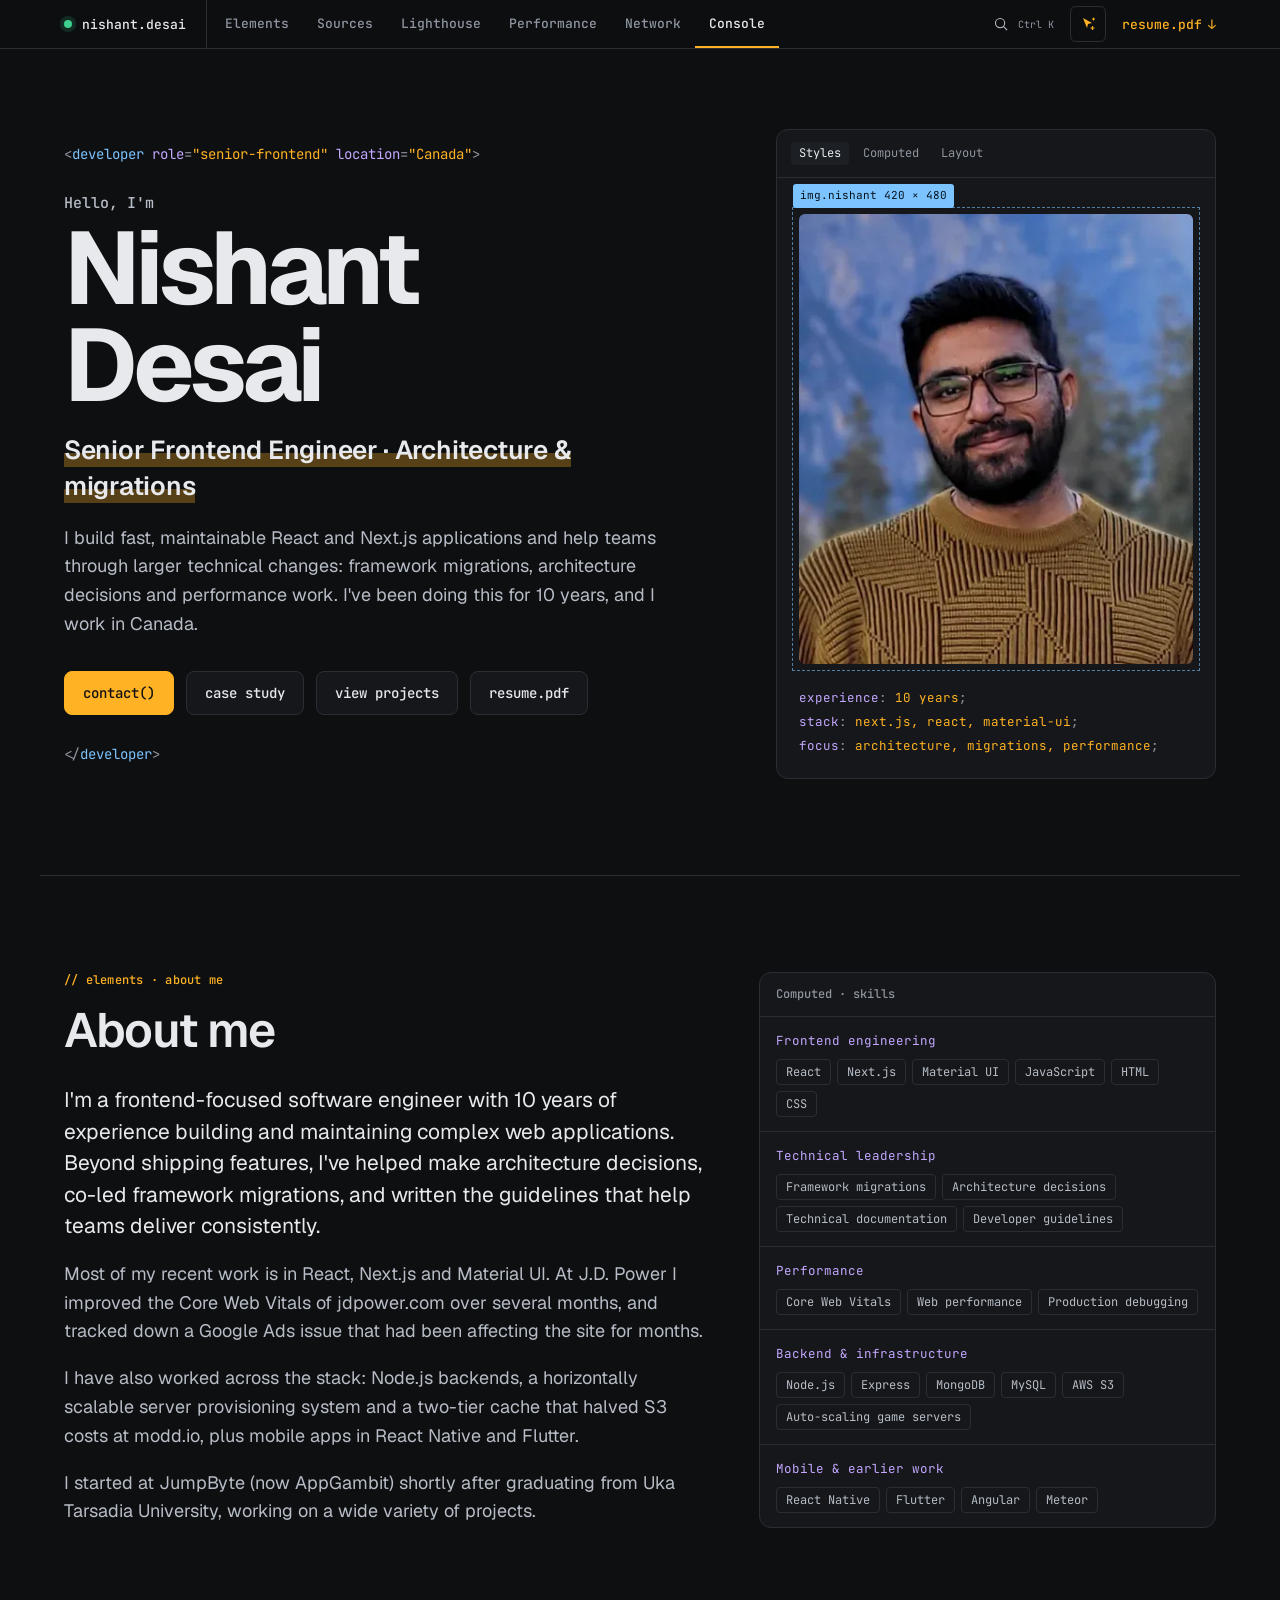
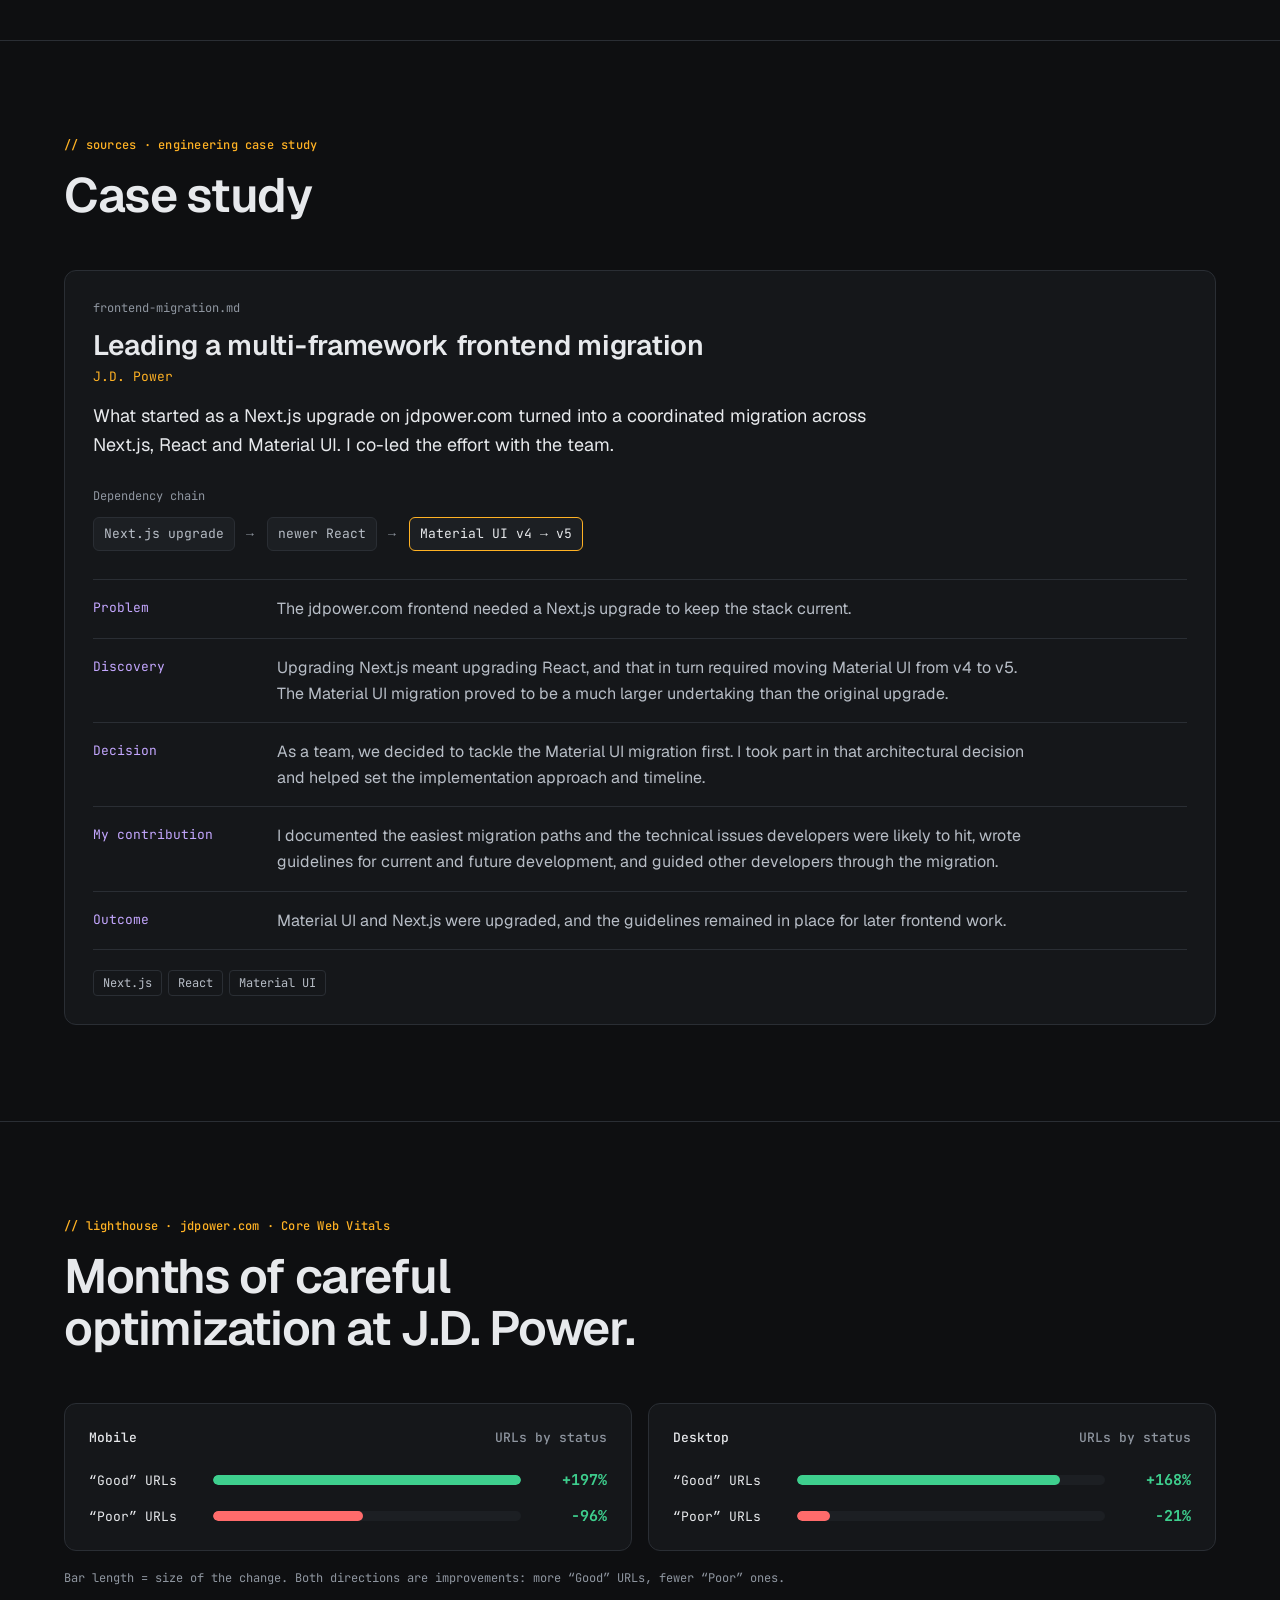
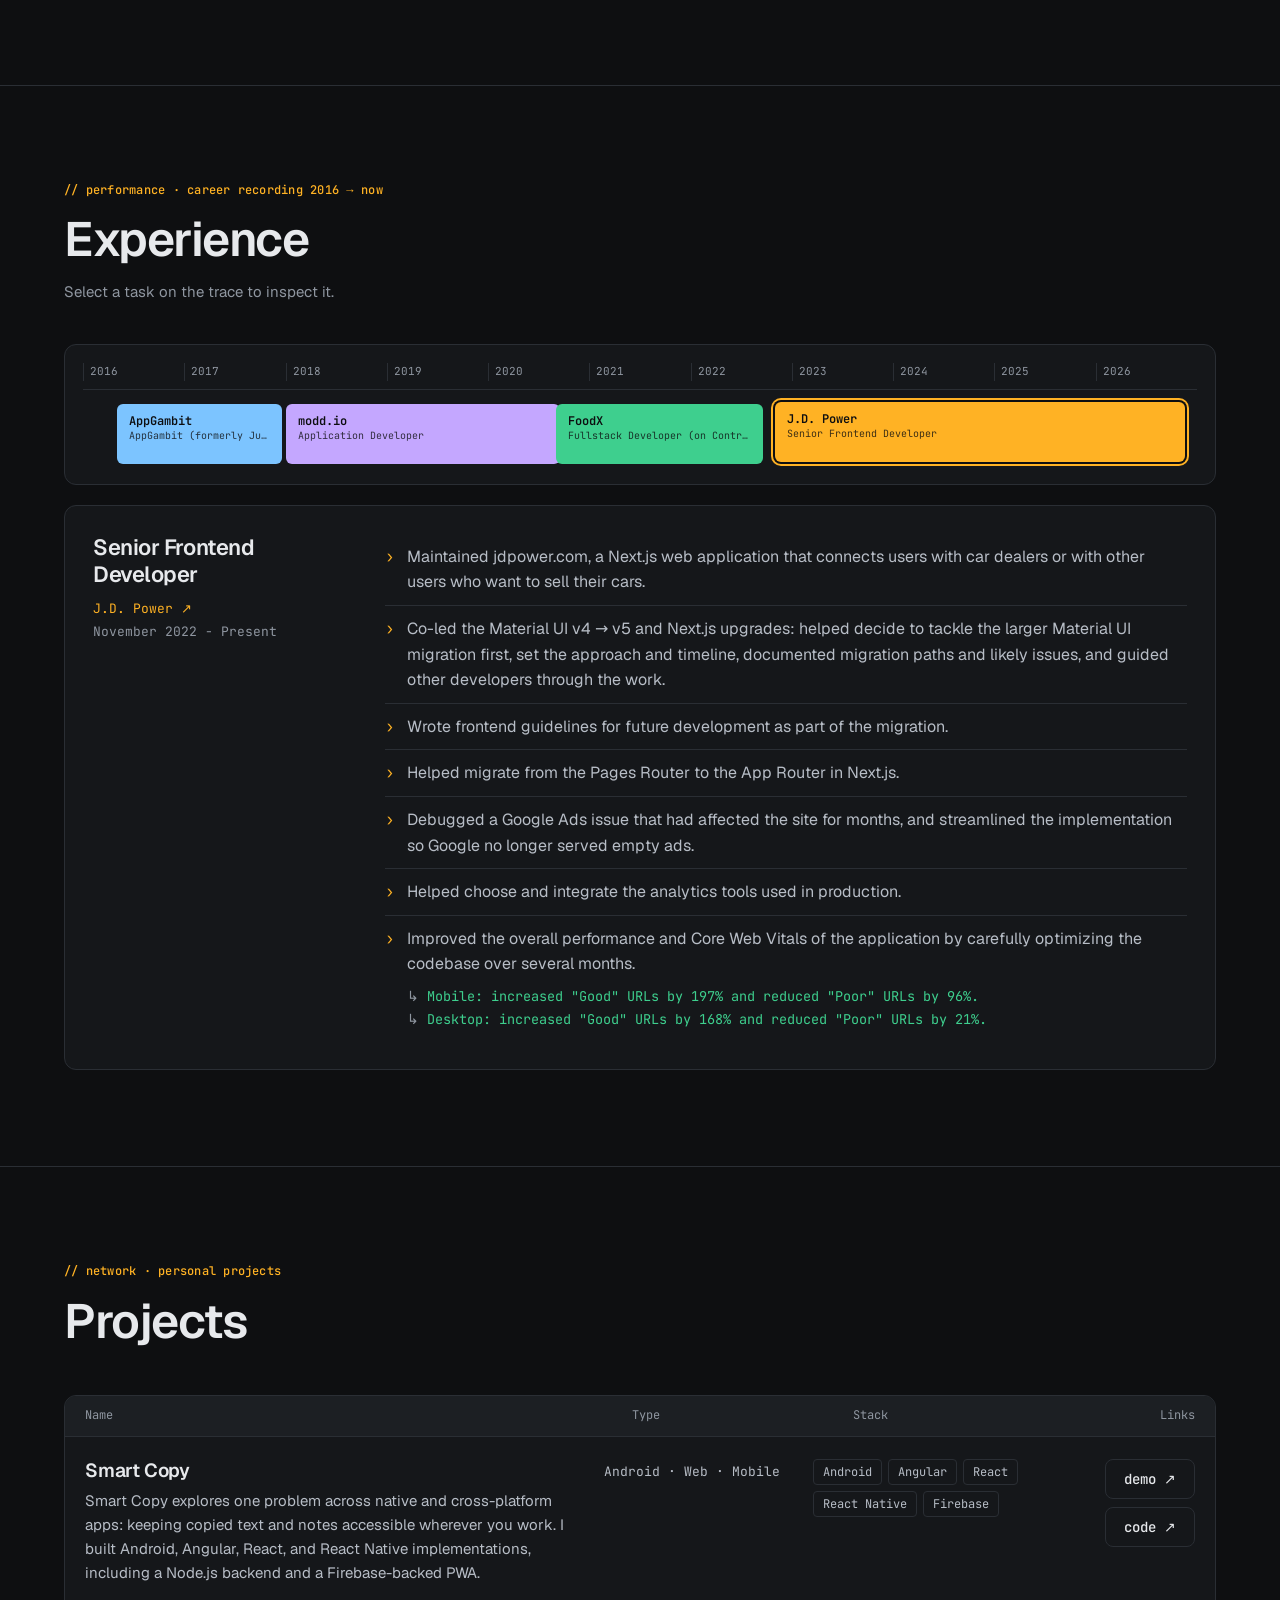
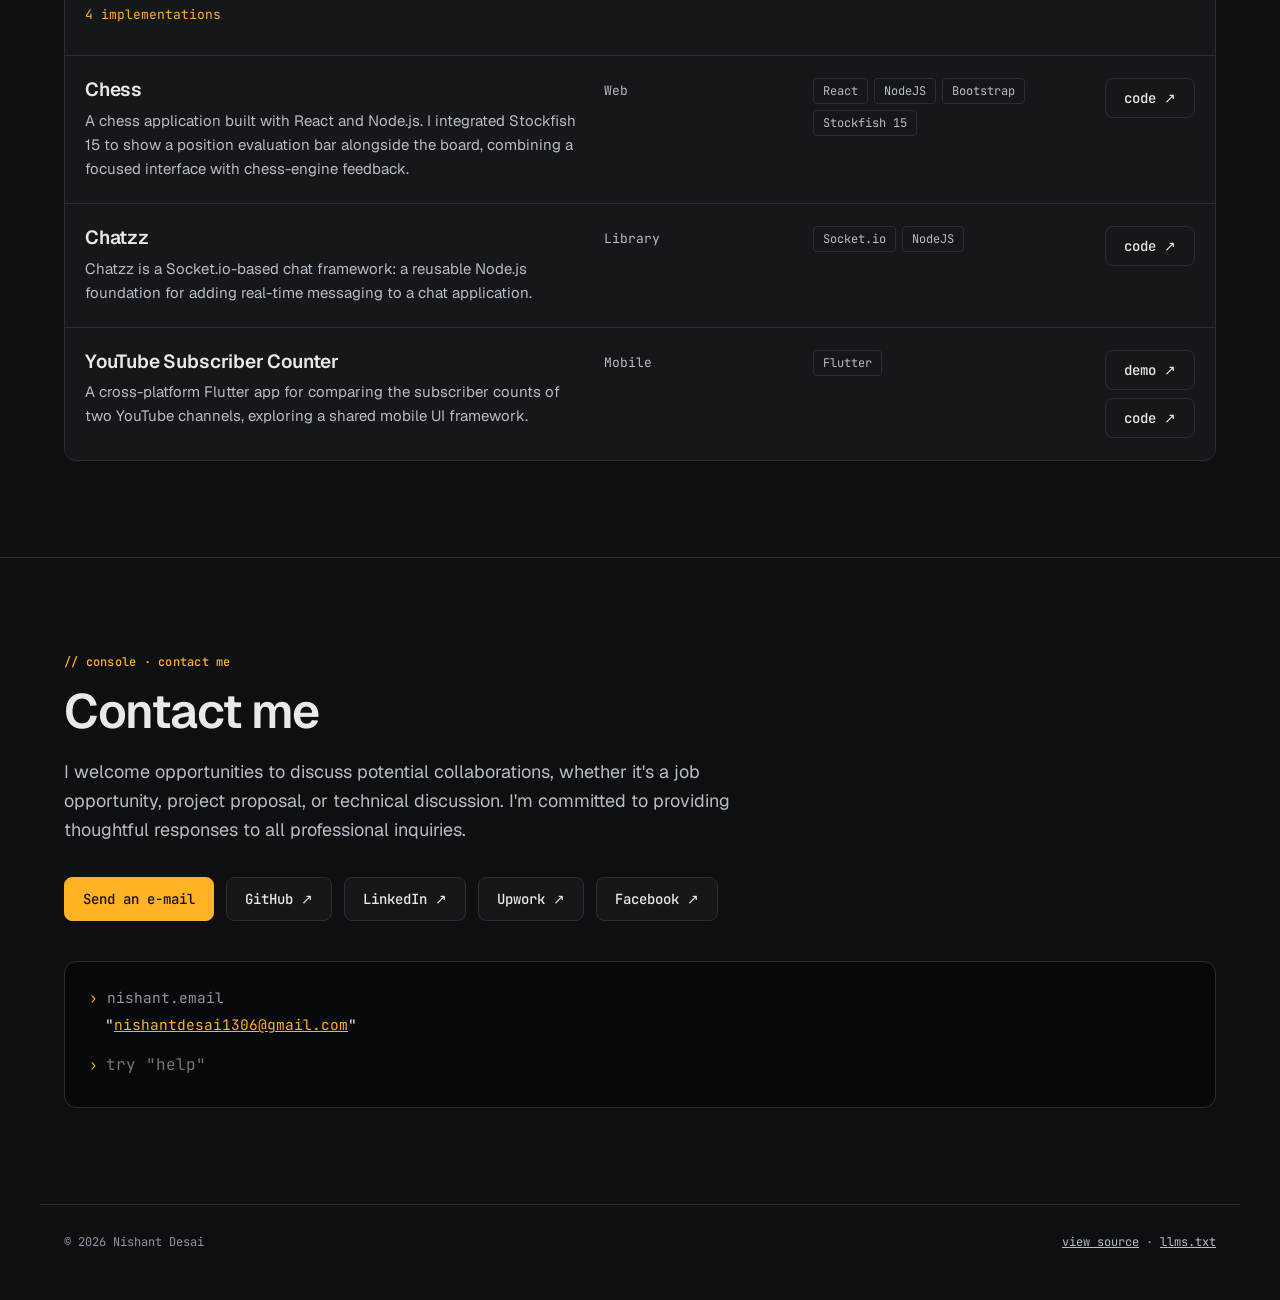
<file: index.html>
<!DOCTYPE html><html lang="en"> <head><meta charset="utf-8"><meta name="viewport" content="width=device-width, initial-scale=1"><title>Senior Frontend Engineer · Architecture &amp; migrations | Nishant Desai</title><meta name="description" content="Senior frontend engineer in Canada with 10 years of experience in React, Next.js and Material UI, co-leading framework migrations and improving web performance and Core Web Vitals."><link rel="canonical" href="https://nishantdesai1306.github.io/"><meta name="theme-color" content="#0e0f11"><meta name="color-scheme" content="dark"><script>
      document.documentElement.classList.add('js');
      try {
        if (localStorage.getItem('cursor-effects') === 'off') document.documentElement.classList.add('effects-off');
      } catch {}
    </script><link rel="icon" href="/favicon.ico" sizes="any"><link rel="apple-touch-icon" href="/images/icons/icon-192x192.png"><link rel="manifest" href="/manifest.json"><link rel="alternate" type="text/plain" href="/llms.txt" title="Plain-text profile for AI agents"><meta property="og:type" content="profile"><meta property="og:title" content="Senior Frontend Engineer · Architecture &amp; migrations | Nishant Desai"><meta property="og:description" content="Senior frontend engineer in Canada with 10 years of experience in React, Next.js and Material UI, co-leading framework migrations and improving web performance and Core Web Vitals."><meta property="og:url" content="https://nishantdesai1306.github.io/"><meta property="og:image" content="https://nishantdesai1306.github.io/social-preview.png"><meta property="og:image:width" content="1200"><meta property="og:image:height" content="630"><meta property="og:image:alt" content="Nishant Desai — Senior Frontend Developer"><meta property="profile:first_name" content="Nishant"><meta property="profile:last_name" content="Desai"><meta name="twitter:card" content="summary_large_image"><meta name="twitter:title" content="Senior Frontend Engineer · Architecture &amp; migrations | Nishant Desai"><meta name="twitter:description" content="Senior frontend engineer in Canada with 10 years of experience in React, Next.js and Material UI, co-leading framework migrations and improving web performance and Core Web Vitals."><meta name="twitter:image" content="https://nishantdesai1306.github.io/social-preview.png"><script type="application/ld+json">{"@context":"https://schema.org","@type":"ProfilePage","url":"https://nishantdesai1306.github.io/","mainEntity":{"@type":"Person","name":"Nishant Desai","jobTitle":"Senior Frontend Developer","description":"I build fast, maintainable React and Next.js applications and help teams through larger technical changes: framework migrations, architecture decisions and performance work. I've been doing this for 10 years, and I work in Canada.","url":"https://nishantdesai1306.github.io/","image":"https://nishantdesai1306.github.io/images/icons/icon-512x512.png","email":"mailto:nishantdesai1306@gmail.com","address":{"@type":"PostalAddress","addressCountry":"CA"},"worksFor":{"@type":"Organization","name":"J.D. Power","url":"https://jdpower.com"},"alumniOf":{"@type":"CollegeOrUniversity","name":"Uka Tarsadia University"},"knowsAbout":["React","Next.js","Material UI","JavaScript","HTML","CSS","Framework migrations","Architecture decisions","Technical documentation","Developer guidelines","Core Web Vitals","Web performance","Production debugging","Node.js","Express","MongoDB","MySQL","AWS S3","Auto-scaling game servers","React Native","Flutter","Angular","Meteor"],"sameAs":["https://github.com/NishantDesai1306","https://www.linkedin.com/in/nishant-desai-706018105/","https://www.upwork.com/o/profiles/users/_~0138e4c1eefd3394a6/"]}}</script><link rel="stylesheet" href="/_astro/index.Bpf7fCL9.css"></head> <body> <a class="skip-link" href="#main-content">Skip to main content</a>  <header class="bar" data-astro-cid-nazmfhjt> <div class="bar-in wrap" data-astro-cid-nazmfhjt> <a class="brand" href="#top" aria-label="Nishant Desai — back to top" data-astro-cid-nazmfhjt> <span class="dot" aria-hidden="true" data-astro-cid-nazmfhjt></span>nishant.desai
</a> <nav class="tabs" aria-label="Sections" data-astro-cid-nazmfhjt> <a href="#about-me" data-nav-link data-astro-cid-nazmfhjt>Elements</a><a href="#case-studies" data-nav-link data-astro-cid-nazmfhjt>Sources</a><a href="#vitals" data-nav-link data-astro-cid-nazmfhjt>Lighthouse</a><a href="#experience" data-nav-link data-astro-cid-nazmfhjt>Performance</a><a href="#projects" data-nav-link data-astro-cid-nazmfhjt>Network</a><a href="#contact-me" data-nav-link data-astro-cid-nazmfhjt>Console</a> </nav> <div class="bar-actions" data-astro-cid-nazmfhjt> <button class="quick-trigger" type="button" data-quick-open-trigger aria-label="Quick Open — search portfolio" aria-haspopup="dialog" aria-controls="quick-open" aria-keyshortcuts="Meta+K Control+K" hidden data-astro-cid-nazmfhjt> <svg viewBox="0 0 24 24" width="17" height="17" fill="none" stroke="currentColor" stroke-width="1.5" aria-hidden="true" data-astro-cid-nazmfhjt><circle cx="10" cy="10" r="6.5" data-astro-cid-nazmfhjt></circle><path d="m15 15 5 5" data-astro-cid-nazmfhjt></path></svg> <kbd data-quick-shortcut aria-hidden="true" data-astro-cid-nazmfhjt>Ctrl K</kbd> </button> <button class="fx" type="button" data-effects-toggle aria-pressed="true" aria-label="Cursor effects" title="Turn cursor effects off" data-astro-cid-nazmfhjt> <svg viewBox="0 0 16 16" width="16" height="16" aria-hidden="true" data-astro-cid-nazmfhjt> <path d="M3 2l9 5-4 1-1 4z" fill="currentColor" data-astro-cid-nazmfhjt></path> <path class="sparkle" d="M12.5 10.5v3M11 12h3M13.5 2v2M12.5 3h2" stroke="currentColor" stroke-width="1.2" stroke-linecap="round" data-astro-cid-nazmfhjt></path> <path class="slash" d="M2 14L14 2" stroke="currentColor" stroke-width="1.4" stroke-linecap="round" data-astro-cid-nazmfhjt></path> </svg> </button> <button class="install" type="button" data-install hidden data-astro-cid-nazmfhjt>install app</button> <a class="resume" href="/Nishant_Desai_Resume.pdf" data-astro-cid-nazmfhjt>resume.pdf <span aria-hidden="true" data-astro-cid-nazmfhjt>↓</span></a> </div> </div> </header><script type="module">var e=[...document.querySelectorAll(`[data-nav-link]`)],t=e.map(e=>document.querySelector(e.hash)).filter(e=>e!==null),n=new IntersectionObserver(t=>{for(let n of t)if(n.isIntersecting)for(let t of e)t.hash===`#${n.target.id}`?t.setAttribute(`aria-current`,`true`):t.removeAttribute(`aria-current`)},{rootMargin:`-45% 0px -50% 0px`});t.forEach(e=>n.observe(e)),e.forEach(e=>e.addEventListener(`click`,()=>{let t=document.querySelector(e.hash);requestAnimationFrame(()=>t?.focus({preventScroll:!0}))})),e.forEach(e=>e.addEventListener(`focus`,()=>{e.scrollIntoView({block:`nearest`,inline:`nearest`,behavior:`instant`})}));</script> <main id="main-content" tabindex="-1" data-astro-cid-lcdefpme> <section class="hero wrap" id="top" aria-labelledby="hero-title" data-astro-cid-ge2uvauf> <div class="copy" data-astro-cid-ge2uvauf> <p class="tag mono" aria-hidden="true" data-astro-cid-ge2uvauf>
&lt;<span class="t" data-astro-cid-ge2uvauf>developer</span> <span class="a" data-astro-cid-ge2uvauf>role</span>=<span class="v" data-astro-cid-ge2uvauf>"senior-frontend"</span> <span class="a" data-astro-cid-ge2uvauf>location</span>=<span class="v" data-astro-cid-ge2uvauf>"Canada"</span>&gt;
</p> <p class="hello" data-astro-cid-ge2uvauf>Hello, I'm</p> <h1 id="hero-title" data-astro-cid-ge2uvauf>Nishant Desai</h1> <p class="title" data-astro-cid-ge2uvauf>Senior Frontend Engineer · Architecture &amp; migrations</p> <p class="intro" data-astro-cid-ge2uvauf>I build fast, maintainable React and Next.js applications and help teams through larger technical changes: framework migrations, architecture decisions and performance work. I&#39;ve been doing this for 10 years, and I work in Canada.</p> <div class="actions" data-astro-cid-ge2uvauf> <a class="btn btn-primary" href="#contact-me" data-astro-cid-ge2uvauf>contact()</a> <a class="btn" href="#case-studies" data-astro-cid-ge2uvauf>case study</a> <a class="btn" href="#projects" data-astro-cid-ge2uvauf>view projects</a> <a class="btn" href="/Nishant_Desai_Resume.pdf" data-astro-cid-ge2uvauf>resume.pdf</a> </div> <p class="tag mono close" aria-hidden="true" data-astro-cid-ge2uvauf>&lt;/<span class="t" data-astro-cid-ge2uvauf>developer</span>&gt;</p> </div> <figure class="inspect panel" data-pointer-card data-astro-cid-ge2uvauf> <div class="inspect-head mono" aria-hidden="true" data-astro-cid-ge2uvauf> <span class="on" data-astro-cid-ge2uvauf>Styles</span><span data-astro-cid-ge2uvauf>Computed</span><span data-astro-cid-ge2uvauf>Layout</span> </div> <div class="photo" data-astro-cid-ge2uvauf> <span class="dim mono" aria-hidden="true" data-astro-cid-ge2uvauf>img.nishant 420 × 480</span>  <img src="/_astro/owner.hnlSQYMN_Z2rV9yF.webp" srcset="/_astro/owner.hnlSQYMN_1cm3hK.webp 280w, /_astro/owner.hnlSQYMN_Z2rV9yF.webp 420w" alt="Portrait of Nishant Desai" sizes="(max-width: 900px) 280px, 420px" loading="eager" fetchpriority="high" data-astro-cid-ge2uvauf="true" decoding="async" width="420" height="480"> </div> <figcaption class="props mono" data-astro-cid-ge2uvauf> <div data-astro-cid-ge2uvauf><b data-astro-cid-ge2uvauf>experience</b>: <i data-astro-cid-ge2uvauf>10 years</i>;</div> <div data-astro-cid-ge2uvauf><b data-astro-cid-ge2uvauf>stack</b>: <i data-astro-cid-ge2uvauf>next.js, react, material-ui</i>;</div> <div data-astro-cid-ge2uvauf><b data-astro-cid-ge2uvauf>focus</b>: <i data-astro-cid-ge2uvauf>architecture, migrations, performance</i>;</div> </figcaption> </figure> </section>   <section class="section" id="about-me" tabindex="-1" aria-labelledby="about-title" data-astro-cid-oxgmilyn> <div class="wrap grid" data-astro-cid-oxgmilyn> <div data-astro-cid-oxgmilyn> <p class="eyebrow" data-astro-cid-oxgmilyn>// elements · about me</p> <h2 class="section-title" id="about-title" data-astro-cid-oxgmilyn>About me</h2> <div class="prose" data-astro-cid-oxgmilyn> <p data-astro-cid-oxgmilyn>I&#39;m a frontend-focused software engineer with 10 years of experience building and maintaining complex web applications. Beyond shipping features, I&#39;ve helped make architecture decisions, co-led framework migrations, and written the guidelines that help teams deliver consistently.</p><p data-astro-cid-oxgmilyn>Most of my recent work is in React, Next.js and Material UI. At J.D. Power I improved the Core Web Vitals of jdpower.com over several months, and tracked down a Google Ads issue that had been affecting the site for months.</p><p data-astro-cid-oxgmilyn>I have also worked across the stack: Node.js backends, a horizontally scalable server provisioning system and a two-tier cache that halved S3 costs at modd.io, plus mobile apps in React Native and Flutter.</p><p data-astro-cid-oxgmilyn>I started at JumpByte (now AppGambit) shortly after graduating from Uka Tarsadia University, working on a wide variety of projects.</p> </div> </div> <aside class="computed panel" aria-labelledby="skills-title" data-astro-cid-oxgmilyn> <h3 class="computed-head mono" id="skills-title" data-astro-cid-oxgmilyn>Computed · skills</h3> <dl class="skills" data-astro-cid-oxgmilyn> <div data-astro-cid-oxgmilyn> <dt class="mono" data-astro-cid-oxgmilyn>Frontend engineering</dt> <dd class="chips" data-astro-cid-oxgmilyn> <span class="chip" data-astro-cid-oxgmilyn>React</span><span class="chip" data-astro-cid-oxgmilyn>Next.js</span><span class="chip" data-astro-cid-oxgmilyn>Material UI</span><span class="chip" data-astro-cid-oxgmilyn>JavaScript</span><span class="chip" data-astro-cid-oxgmilyn>HTML</span><span class="chip" data-astro-cid-oxgmilyn>CSS</span> </dd> </div><div data-astro-cid-oxgmilyn> <dt class="mono" data-astro-cid-oxgmilyn>Technical leadership</dt> <dd class="chips" data-astro-cid-oxgmilyn> <span class="chip" data-astro-cid-oxgmilyn>Framework migrations</span><span class="chip" data-astro-cid-oxgmilyn>Architecture decisions</span><span class="chip" data-astro-cid-oxgmilyn>Technical documentation</span><span class="chip" data-astro-cid-oxgmilyn>Developer guidelines</span> </dd> </div><div data-astro-cid-oxgmilyn> <dt class="mono" data-astro-cid-oxgmilyn>Performance</dt> <dd class="chips" data-astro-cid-oxgmilyn> <span class="chip" data-astro-cid-oxgmilyn>Core Web Vitals</span><span class="chip" data-astro-cid-oxgmilyn>Web performance</span><span class="chip" data-astro-cid-oxgmilyn>Production debugging</span> </dd> </div><div data-astro-cid-oxgmilyn> <dt class="mono" data-astro-cid-oxgmilyn>Backend &amp; infrastructure</dt> <dd class="chips" data-astro-cid-oxgmilyn> <span class="chip" data-astro-cid-oxgmilyn>Node.js</span><span class="chip" data-astro-cid-oxgmilyn>Express</span><span class="chip" data-astro-cid-oxgmilyn>MongoDB</span><span class="chip" data-astro-cid-oxgmilyn>MySQL</span><span class="chip" data-astro-cid-oxgmilyn>AWS S3</span><span class="chip" data-astro-cid-oxgmilyn>Auto-scaling game servers</span> </dd> </div><div data-astro-cid-oxgmilyn> <dt class="mono" data-astro-cid-oxgmilyn>Mobile &amp; earlier work</dt> <dd class="chips" data-astro-cid-oxgmilyn> <span class="chip" data-astro-cid-oxgmilyn>React Native</span><span class="chip" data-astro-cid-oxgmilyn>Flutter</span><span class="chip" data-astro-cid-oxgmilyn>Angular</span><span class="chip" data-astro-cid-oxgmilyn>Meteor</span> </dd> </div> </dl> </aside> </div> </section> <section class="section" id="case-studies" tabindex="-1" aria-labelledby="case-studies-title" data-astro-cid-6uufqrtv> <div class="wrap" data-astro-cid-6uufqrtv> <p class="eyebrow" data-astro-cid-6uufqrtv>// sources · engineering case study</p> <h2 class="section-title" id="case-studies-title" data-astro-cid-6uufqrtv>Case study</h2> <article class="study panel" id="case-frontend-migration" aria-labelledby="case-title-frontend-migration" data-astro-cid-6uufqrtv> <header class="head" data-astro-cid-6uufqrtv> <p class="file mono" aria-hidden="true" data-astro-cid-6uufqrtv>frontend-migration.md</p> <h3 id="case-title-frontend-migration" data-astro-cid-6uufqrtv>Leading a multi-framework frontend migration</h3> <p class="meta mono" data-astro-cid-6uufqrtv>J.D. Power</p> <p class="summary" data-astro-cid-6uufqrtv>What started as a Next.js upgrade on jdpower.com turned into a coordinated migration across Next.js, React and Material UI. I co-led the effort with the team.</p> </header> <figure class="chain" data-astro-cid-6uufqrtv> <figcaption class="mono" data-astro-cid-6uufqrtv>Dependency chain</figcaption> <ol class="mono" data-astro-cid-6uufqrtv> <li data-astro-cid-6uufqrtv>Next.js upgrade</li><li data-astro-cid-6uufqrtv>newer React</li><li data-astro-cid-6uufqrtv>Material UI v4 → v5</li> </ol> </figure> <dl class="steps" data-astro-cid-6uufqrtv> <div data-astro-cid-6uufqrtv> <dt class="mono" data-astro-cid-6uufqrtv>Problem</dt> <dd data-astro-cid-6uufqrtv>The jdpower.com frontend needed a Next.js upgrade to keep the stack current.</dd> </div><div data-astro-cid-6uufqrtv> <dt class="mono" data-astro-cid-6uufqrtv>Discovery</dt> <dd data-astro-cid-6uufqrtv>Upgrading Next.js meant upgrading React, and that in turn required moving Material UI from v4 to v5. The Material UI migration proved to be a much larger undertaking than the original upgrade.</dd> </div><div data-astro-cid-6uufqrtv> <dt class="mono" data-astro-cid-6uufqrtv>Decision</dt> <dd data-astro-cid-6uufqrtv>As a team, we decided to tackle the Material UI migration first. I took part in that architectural decision and helped set the implementation approach and timeline.</dd> </div><div data-astro-cid-6uufqrtv> <dt class="mono" data-astro-cid-6uufqrtv>My contribution</dt> <dd data-astro-cid-6uufqrtv>I documented the easiest migration paths and the technical issues developers were likely to hit, wrote guidelines for current and future development, and guided other developers through the migration.</dd> </div><div data-astro-cid-6uufqrtv> <dt class="mono" data-astro-cid-6uufqrtv>Outcome</dt> <dd data-astro-cid-6uufqrtv>Material UI and Next.js were upgraded, and the guidelines remained in place for later frontend work.</dd> </div> </dl> <div class="chips" data-astro-cid-6uufqrtv> <span class="chip" data-astro-cid-6uufqrtv>Next.js</span><span class="chip" data-astro-cid-6uufqrtv>React</span><span class="chip" data-astro-cid-6uufqrtv>Material UI</span> </div> </article> </div> </section> <section class="section" id="vitals" tabindex="-1" aria-labelledby="vitals-title" data-astro-cid-sv2lzbyk> <div class="wrap" data-astro-cid-sv2lzbyk> <p class="eyebrow" data-astro-cid-sv2lzbyk>// lighthouse · jdpower.com · Core Web Vitals</p> <h2 class="section-title" id="vitals-title" data-astro-cid-sv2lzbyk>
Months of careful optimization at J.D. Power.
</h2> <div class="cards" data-astro-cid-sv2lzbyk> <article class="card panel" data-astro-cid-sv2lzbyk> <h3 class="mono" data-astro-cid-sv2lzbyk> <span data-astro-cid-sv2lzbyk>Mobile</span> <span data-astro-cid-sv2lzbyk>URLs by status</span> </h3> <dl data-astro-cid-sv2lzbyk> <div class="row" data-astro-cid-sv2lzbyk> <dt data-astro-cid-sv2lzbyk>“Good” URLs</dt> <dd class="track" aria-hidden="true" data-astro-cid-sv2lzbyk> <i class="bar good" style="--w:100.0%" data-astro-cid-sv2lzbyk></i> </dd> <dd class="delta" data-astro-cid-sv2lzbyk>+197%</dd> </div> <div class="row" data-astro-cid-sv2lzbyk> <dt data-astro-cid-sv2lzbyk>“Poor” URLs</dt> <dd class="track" aria-hidden="true" data-astro-cid-sv2lzbyk> <i class="bar poor" style="--w:48.7%" data-astro-cid-sv2lzbyk></i> </dd> <dd class="delta" data-astro-cid-sv2lzbyk>−96%</dd> </div> </dl> </article><article class="card panel" data-astro-cid-sv2lzbyk> <h3 class="mono" data-astro-cid-sv2lzbyk> <span data-astro-cid-sv2lzbyk>Desktop</span> <span data-astro-cid-sv2lzbyk>URLs by status</span> </h3> <dl data-astro-cid-sv2lzbyk> <div class="row" data-astro-cid-sv2lzbyk> <dt data-astro-cid-sv2lzbyk>“Good” URLs</dt> <dd class="track" aria-hidden="true" data-astro-cid-sv2lzbyk> <i class="bar good" style="--w:85.3%" data-astro-cid-sv2lzbyk></i> </dd> <dd class="delta" data-astro-cid-sv2lzbyk>+168%</dd> </div> <div class="row" data-astro-cid-sv2lzbyk> <dt data-astro-cid-sv2lzbyk>“Poor” URLs</dt> <dd class="track" aria-hidden="true" data-astro-cid-sv2lzbyk> <i class="bar poor" style="--w:10.7%" data-astro-cid-sv2lzbyk></i> </dd> <dd class="delta" data-astro-cid-sv2lzbyk>−21%</dd> </div> </dl> </article> </div> <p class="note mono" data-astro-cid-sv2lzbyk>Bar length = size of the change. Both directions are improvements: more “Good” URLs, fewer “Poor” ones.</p> </div> </section><script type="module">var e=document.querySelector(`#vitals .cards`);if(e){let t=new IntersectionObserver(([n])=>{n.isIntersecting&&(e.classList.add(`is-visible`),t.disconnect())},{threshold:.4});t.observe(e)}</script> <section class="section" id="experience" tabindex="-1" aria-labelledby="experience-title" data-astro-cid-bl6cniha> <div class="wrap" data-timeline data-astro-cid-bl6cniha> <p class="eyebrow" data-astro-cid-bl6cniha>// performance · career recording 2016 → now</p> <h2 class="section-title" id="experience-title" data-astro-cid-bl6cniha>Experience</h2> <p class="hint" data-astro-cid-bl6cniha>Select a task on the trace to inspect it.</p> <div class="trace panel" data-trace-scroll data-astro-cid-bl6cniha> <div class="trace-in" style="--years:11" data-astro-cid-bl6cniha> <div class="ruler mono" aria-hidden="true" data-astro-cid-bl6cniha> <span data-astro-cid-bl6cniha>2016</span><span data-astro-cid-bl6cniha>2017</span><span data-astro-cid-bl6cniha>2018</span><span data-astro-cid-bl6cniha>2019</span><span data-astro-cid-bl6cniha>2020</span><span data-astro-cid-bl6cniha>2021</span><span data-astro-cid-bl6cniha>2022</span><span data-astro-cid-bl6cniha>2023</span><span data-astro-cid-bl6cniha>2024</span><span data-astro-cid-bl6cniha>2025</span><span data-astro-cid-bl6cniha>2026</span> </div> <div class="lane" data-astro-cid-bl6cniha> <a class="seg mono" id="tab-appgambit" href="#job-appgambit" data-job-tab data-current="false" style="left:3.03%;width:calc(15.15% - 4px);--c:var(--tag)" data-astro-cid-bl6cniha> AppGambit <small data-astro-cid-bl6cniha>AppGambit (formerly JumpByte)</small> </a><a class="seg mono" id="tab-moddio" href="#job-moddio" data-job-tab data-current="false" style="left:18.18%;width:calc(25% - 4px);--c:var(--attr)" data-astro-cid-bl6cniha> modd.io <small data-astro-cid-bl6cniha>Application Developer</small> </a><a class="seg mono" id="tab-foodx" href="#job-foodx" data-job-tab data-current="false" style="left:42.42%;width:calc(18.94% - 4px);--c:var(--good)" data-astro-cid-bl6cniha> FoodX <small data-astro-cid-bl6cniha>Fullstack Developer (on Contract)</small> </a><a class="seg mono" id="tab-jdpower" href="#job-jdpower" data-job-tab data-current="true" style="left:62.12%;width:calc(37.12% - 4px);--c:var(--amber)" data-astro-cid-bl6cniha> J.D. Power <small data-astro-cid-bl6cniha>Senior Frontend Developer</small> </a> </div> </div> </div> <div class="jobs" data-astro-cid-bl6cniha> <article class="job panel" id="job-appgambit" data-job-panel aria-labelledby="job-title-appgambit" data-astro-cid-bl6cniha> <header data-astro-cid-bl6cniha> <h3 id="job-title-appgambit" data-astro-cid-bl6cniha>AppGambit (formerly JumpByte)</h3> <p class="meta mono" data-astro-cid-bl6cniha> <a href="https://appgambit.com/" rel="noopener noreferrer" data-astro-cid-bl6cniha> AppGambit ↗
</a> <br data-astro-cid-bl6cniha> <time data-astro-cid-bl6cniha>May 2016 - December 2017</time> </p> </header> <ul data-astro-cid-bl6cniha> <li data-astro-cid-bl6cniha>Developed and maintained a notification server built on top of Meteor.</li><li data-astro-cid-bl6cniha>Developed and managed multiple projects on both the frontend and the backend.</li><li data-astro-cid-bl6cniha>Manually tested web apps in various browsers to ensure cross-browser compatibility.</li><li data-astro-cid-bl6cniha>Worked on a native Android app used for internal communication.</li> </ul> </article><article class="job panel" id="job-moddio" data-job-panel aria-labelledby="job-title-moddio" data-astro-cid-bl6cniha> <header data-astro-cid-bl6cniha> <h3 id="job-title-moddio" data-astro-cid-bl6cniha>Application Developer</h3> <p class="meta mono" data-astro-cid-bl6cniha> <a href="https://www.modd.io/" rel="noopener noreferrer" data-astro-cid-bl6cniha> modd.io ↗
</a> <br data-astro-cid-bl6cniha> <time data-astro-cid-bl6cniha>January 2018 - September 2020</time> </p> </header> <ul data-astro-cid-bl6cniha> <li data-astro-cid-bl6cniha>Worked on a React-based web application that lets users build their own multiplayer games.</li><li data-astro-cid-bl6cniha>Reduced S3 costs by 50% through a two-tier caching system.</li><li data-astro-cid-bl6cniha>Designed and built a horizontally scalable provisioning and communication system among servers.</li><li data-astro-cid-bl6cniha>Hosted and auto-scaled games on game servers to provide a smooth UX.</li><li data-astro-cid-bl6cniha>Deployed private servers that let users create game sessions only people with invite links can join.</li><li data-astro-cid-bl6cniha>Designed and developed hybrid apps for clients using React Native.</li> </ul> </article><article class="job panel" id="job-foodx" data-job-panel aria-labelledby="job-title-foodx" data-astro-cid-bl6cniha> <header data-astro-cid-bl6cniha> <h3 id="job-title-foodx" data-astro-cid-bl6cniha>Fullstack Developer (on Contract)</h3> <p class="meta mono" data-astro-cid-bl6cniha> <a href="https://www.foodxtech.com/" rel="noopener noreferrer" data-astro-cid-bl6cniha> FoodX ↗
</a> <br data-astro-cid-bl6cniha> <time data-astro-cid-bl6cniha>September 2020 - September 2022</time> </p> </header> <ul data-astro-cid-bl6cniha> <li data-astro-cid-bl6cniha>Worked on a React-based web application that lets users manage orders and products online.</li><li data-astro-cid-bl6cniha>Designed UI/UX solutions based on what was most feasible for a given task.</li><li data-astro-cid-bl6cniha>Took the lead in designing and implementing multiple company-wide features.</li> </ul> </article><article class="job panel" id="job-jdpower" data-job-panel aria-labelledby="job-title-jdpower" data-astro-cid-bl6cniha> <header data-astro-cid-bl6cniha> <h3 id="job-title-jdpower" data-astro-cid-bl6cniha>Senior Frontend Developer</h3> <p class="meta mono" data-astro-cid-bl6cniha> <a href="https://jdpower.com" rel="noopener noreferrer" data-astro-cid-bl6cniha> J.D. Power ↗
</a> <br data-astro-cid-bl6cniha> <time data-astro-cid-bl6cniha>November 2022 - Present</time> </p> </header> <ul data-astro-cid-bl6cniha> <li data-astro-cid-bl6cniha>Maintained jdpower.com, a Next.js web application that connects users with car dealers or with other users who want to sell their cars.</li><li data-astro-cid-bl6cniha>Co-led the Material UI v4 → v5 and Next.js upgrades: helped decide to tackle the larger Material UI migration first, set the approach and timeline, documented migration paths and likely issues, and guided other developers through the work.</li><li data-astro-cid-bl6cniha>Wrote frontend guidelines for future development as part of the migration.</li><li data-astro-cid-bl6cniha>Helped migrate from the Pages Router to the App Router in Next.js.</li><li data-astro-cid-bl6cniha>Debugged a Google Ads issue that had affected the site for months, and streamlined the implementation so Google no longer served empty ads.</li><li data-astro-cid-bl6cniha>Helped choose and integrate the analytics tools used in production.</li><li data-astro-cid-bl6cniha> Improved the overall performance and Core Web Vitals of the application by carefully optimizing the codebase over several months. <ul class="sub" data-astro-cid-bl6cniha> <li data-astro-cid-bl6cniha>Mobile: increased &quot;Good&quot; URLs by 197% and reduced &quot;Poor&quot; URLs by 96%.</li><li data-astro-cid-bl6cniha>Desktop: increased &quot;Good&quot; URLs by 168% and reduced &quot;Poor&quot; URLs by 21%.</li> </ul> </li> </ul> </article> </div> </div> </section><script type="module">function e(e){let t=[...e.querySelectorAll(`[data-job-tab]`)],n=[...e.querySelectorAll(`[data-job-panel]`)];if(!t.length)return;let r=t[0].parentElement,i=e.querySelector(`[data-trace-scroll]`);r?.setAttribute(`role`,`tablist`),r?.setAttribute(`aria-label`,`Career timeline`);let a=(e,r=!1)=>{if(t.forEach((t,r)=>{let i=r===e;t.setAttribute(`aria-selected`,String(i)),t.tabIndex=i?0:-1,n[r].hidden=!i}),i){let n=t[e].getBoundingClientRect(),r=i.getBoundingClientRect();n.left<r.left+8?i.scrollLeft+=n.left-r.left-8:n.right>r.right-8&&(i.scrollLeft+=n.right-r.right+8)}r&&t[e].focus({preventScroll:!0})};t.forEach((e,r)=>{let i=n[r];e.setAttribute(`role`,`tab`),e.setAttribute(`aria-controls`,i.id),i.setAttribute(`role`,`tabpanel`),i.setAttribute(`aria-labelledby`,e.id),i.tabIndex=0,e.addEventListener(`click`,e=>{e.preventDefault(),a(r)}),e.addEventListener(`keydown`,e=>{let n=t.length-1,i={ArrowRight:r===n?0:r+1,ArrowLeft:r===0?n:r-1,Home:0,End:n," ":r}[e.key];i!==void 0&&(e.preventDefault(),a(i,!0))})});let o=()=>t.findIndex(e=>location.hash===e.hash||location.hash===`#${e.id}`),s=()=>{if(!e.isConnected)return;let r=o();r!==-1&&(a(r),requestAnimationFrame(()=>{(location.hash===`#${t[r].id}`?t[r]:n[r]).scrollIntoView({block:`start`,behavior:`instant`})}))},c=o(),l=t.findIndex(e=>e.dataset.current===`true`);a(c===-1?l===-1?0:l:c),e.classList.add(`is-enhanced`),c!==-1&&s(),window.addEventListener(`hashchange`,s)}var t=document.querySelector(`[data-timeline]`);t&&e(t);</script> <section class="section" id="projects" tabindex="-1" aria-labelledby="projects-title" data-astro-cid-ftq3vvlr> <div class="wrap" data-astro-cid-ftq3vvlr> <p class="eyebrow" data-astro-cid-ftq3vvlr>// network · personal projects</p> <h2 class="section-title" id="projects-title" data-astro-cid-ftq3vvlr>Projects</h2> <div class="table panel" data-astro-cid-ftq3vvlr> <div class="thead mono" aria-hidden="true" data-astro-cid-ftq3vvlr> <span data-astro-cid-ftq3vvlr>Name</span><span data-astro-cid-ftq3vvlr>Type</span><span data-astro-cid-ftq3vvlr>Stack</span><span data-astro-cid-ftq3vvlr>Links</span> </div> <ul data-astro-cid-ftq3vvlr> <li class="row" id="project-smart-copy" data-astro-cid-ftq3vvlr> <div class="name" data-astro-cid-ftq3vvlr> <h3 id="project-title-smart-copy" data-astro-cid-ftq3vvlr>Smart Copy</h3> <p data-astro-cid-ftq3vvlr>Smart Copy explores one problem across native and cross-platform apps: keeping copied text and notes accessible wherever you work. I built Android, Angular, React, and React Native implementations, including a Node.js backend and a Firebase-backed PWA.</p> <details data-astro-cid-ftq3vvlr> <summary class="mono" data-astro-cid-ftq3vvlr>4 implementations</summary> <ul class="parts" data-astro-cid-ftq3vvlr> <li data-astro-cid-ftq3vvlr> <h4 data-astro-cid-ftq3vvlr>Android (Native)</h4> <p data-astro-cid-ftq3vvlr>Smart Copy started from this project. On native Android I used the platform&#39;s floating window, so whenever a user double-clicks any input field in any app, a dismissible floating bubble pops up showing all copied items in a floating list.</p> <div class="chips" data-astro-cid-ftq3vvlr> <span class="chip" data-astro-cid-ftq3vvlr>Android</span><span class="chip" data-astro-cid-ftq3vvlr>Java</span> </div> </li><li data-astro-cid-ftq3vvlr> <h4 data-astro-cid-ftq3vvlr>Angular App</h4> <p data-astro-cid-ftq3vvlr>A mobile-responsive web companion to the mobile app, built with Angular v6. It connects to the same database, so everything you copy in the Android app is also accessible on the web. I also wrote the NodeJS backend server that serves the data to the app.</p> <div class="chips" data-astro-cid-ftq3vvlr> <span class="chip" data-astro-cid-ftq3vvlr>Angular</span><span class="chip" data-astro-cid-ftq3vvlr>Angular Material</span><span class="chip" data-astro-cid-ftq3vvlr>NodeJS</span><span class="chip" data-astro-cid-ftq3vvlr>ExpressJS</span><span class="chip" data-astro-cid-ftq3vvlr>MongoDB</span><span class="chip" data-astro-cid-ftq3vvlr>Mongoose</span> </div> </li><li data-astro-cid-ftq3vvlr> <h4 data-astro-cid-ftq3vvlr>React App</h4> <p data-astro-cid-ftq3vvlr>Another mobile-responsive web companion to the original Smart Copy app, built with React. It is also a PWA, so you can install it on other smartphones or as a desktop app. It uses Firebase for file storage (profile pictures) and Firestore as the backend to store and retrieve items.</p> <div class="chips" data-astro-cid-ftq3vvlr> <span class="chip" data-astro-cid-ftq3vvlr>React</span><span class="chip" data-astro-cid-ftq3vvlr>Material UI</span><span class="chip" data-astro-cid-ftq3vvlr>Firebase</span><span class="chip" data-astro-cid-ftq3vvlr>Workbox</span> </div> </li><li data-astro-cid-ftq3vvlr> <h4 data-astro-cid-ftq3vvlr>React Native</h4> <p data-astro-cid-ftq3vvlr>A simple React Native mobile app that supports user accounts and shows a list of items you can edit or delete. I started this project to learn more about hybrid mobile frameworks that let me build the same app for Android and iOS.</p> <div class="chips" data-astro-cid-ftq3vvlr> <span class="chip" data-astro-cid-ftq3vvlr>React Native</span> </div> </li> </ul> </details> </div> <p class="kind mono" data-astro-cid-ftq3vvlr> <span class="label" data-astro-cid-ftq3vvlr>Type</span> Android · Web · Mobile </p> <div class="stack" data-astro-cid-ftq3vvlr> <span class="label mono" data-astro-cid-ftq3vvlr>Stack</span> <div class="chips" data-astro-cid-ftq3vvlr> <span class="chip" data-astro-cid-ftq3vvlr>Android</span><span class="chip" data-astro-cid-ftq3vvlr>Angular</span><span class="chip" data-astro-cid-ftq3vvlr>React</span><span class="chip" data-astro-cid-ftq3vvlr>React Native</span><span class="chip" data-astro-cid-ftq3vvlr>Firebase</span> </div> </div> <ul class="links" data-astro-cid-ftq3vvlr> <li data-astro-cid-ftq3vvlr> <a class="btn" href="https://www.youtube.com/watch?v=BB-6VMgOwFc" rel="noopener noreferrer" aria-label="Smart Copy demo" data-astro-cid-ftq3vvlr> demo <span aria-hidden="true" data-astro-cid-ftq3vvlr>↗</span> </a> </li><li data-astro-cid-ftq3vvlr> <a class="btn" href="https://github.com/NishantDesai1306/react-native-smart-copy" rel="noopener noreferrer" aria-label="Smart Copy code" data-astro-cid-ftq3vvlr> code <span aria-hidden="true" data-astro-cid-ftq3vvlr>↗</span> </a> </li> </ul> </li><li class="row" id="project-chess" data-astro-cid-ftq3vvlr> <div class="name" data-astro-cid-ftq3vvlr> <h3 id="project-title-chess" data-astro-cid-ftq3vvlr>Chess</h3> <p data-astro-cid-ftq3vvlr>A chess application built with React and Node.js. I integrated Stockfish 15 to show a position evaluation bar alongside the board, combining a focused interface with chess-engine feedback.</p>  </div> <p class="kind mono" data-astro-cid-ftq3vvlr> <span class="label" data-astro-cid-ftq3vvlr>Type</span> Web </p> <div class="stack" data-astro-cid-ftq3vvlr> <span class="label mono" data-astro-cid-ftq3vvlr>Stack</span> <div class="chips" data-astro-cid-ftq3vvlr> <span class="chip" data-astro-cid-ftq3vvlr>React</span><span class="chip" data-astro-cid-ftq3vvlr>NodeJS</span><span class="chip" data-astro-cid-ftq3vvlr>Bootstrap</span><span class="chip" data-astro-cid-ftq3vvlr>Stockfish 15</span> </div> </div> <ul class="links" data-astro-cid-ftq3vvlr> <li data-astro-cid-ftq3vvlr> <a class="btn" href="https://github.com/NishantDesai1306/chess" rel="noopener noreferrer" aria-label="Chess code" data-astro-cid-ftq3vvlr> code <span aria-hidden="true" data-astro-cid-ftq3vvlr>↗</span> </a> </li> </ul> </li><li class="row" id="project-chatzz" data-astro-cid-ftq3vvlr> <div class="name" data-astro-cid-ftq3vvlr> <h3 id="project-title-chatzz" data-astro-cid-ftq3vvlr>Chatzz</h3> <p data-astro-cid-ftq3vvlr>Chatzz is a Socket.io-based chat framework: a reusable Node.js foundation for adding real-time messaging to a chat application.</p>  </div> <p class="kind mono" data-astro-cid-ftq3vvlr> <span class="label" data-astro-cid-ftq3vvlr>Type</span> Library </p> <div class="stack" data-astro-cid-ftq3vvlr> <span class="label mono" data-astro-cid-ftq3vvlr>Stack</span> <div class="chips" data-astro-cid-ftq3vvlr> <span class="chip" data-astro-cid-ftq3vvlr>Socket.io</span><span class="chip" data-astro-cid-ftq3vvlr>NodeJS</span> </div> </div> <ul class="links" data-astro-cid-ftq3vvlr> <li data-astro-cid-ftq3vvlr> <a class="btn" href="https://github.com/NishantDesai1306/chatzz" rel="noopener noreferrer" aria-label="Chatzz code" data-astro-cid-ftq3vvlr> code <span aria-hidden="true" data-astro-cid-ftq3vvlr>↗</span> </a> </li> </ul> </li><li class="row" id="project-yt-sub-counter" data-astro-cid-ftq3vvlr> <div class="name" data-astro-cid-ftq3vvlr> <h3 id="project-title-yt-sub-counter" data-astro-cid-ftq3vvlr>YouTube Subscriber Counter</h3> <p data-astro-cid-ftq3vvlr>A cross-platform Flutter app for comparing the subscriber counts of two YouTube channels, exploring a shared mobile UI framework.</p>  </div> <p class="kind mono" data-astro-cid-ftq3vvlr> <span class="label" data-astro-cid-ftq3vvlr>Type</span> Mobile </p> <div class="stack" data-astro-cid-ftq3vvlr> <span class="label mono" data-astro-cid-ftq3vvlr>Stack</span> <div class="chips" data-astro-cid-ftq3vvlr> <span class="chip" data-astro-cid-ftq3vvlr>Flutter</span> </div> </div> <ul class="links" data-astro-cid-ftq3vvlr> <li data-astro-cid-ftq3vvlr> <a class="btn" href="https://www.youtube.com/watch?v=RwFfTf3dJww" rel="noopener noreferrer" aria-label="YouTube Subscriber Counter demo" data-astro-cid-ftq3vvlr> demo <span aria-hidden="true" data-astro-cid-ftq3vvlr>↗</span> </a> </li><li data-astro-cid-ftq3vvlr> <a class="btn" href="https://github.com/NishantDesai1306/youtube_channel_sub_counter/tree/master" rel="noopener noreferrer" aria-label="YouTube Subscriber Counter code" data-astro-cid-ftq3vvlr> code <span aria-hidden="true" data-astro-cid-ftq3vvlr>↗</span> </a> </li> </ul> </li> </ul> </div> </div> </section> <section class="section last" id="contact-me" tabindex="-1" aria-labelledby="contact-title" data-astro-cid-he3spzz3> <div class="wrap" data-astro-cid-he3spzz3> <p class="eyebrow" data-astro-cid-he3spzz3>// console · contact me</p> <h2 class="section-title" id="contact-title" data-astro-cid-he3spzz3>Contact me</h2> <p class="lede" data-astro-cid-he3spzz3>I welcome opportunities to discuss potential collaborations, whether it&#39;s a job opportunity, project proposal, or technical discussion. I&#39;m committed to providing thoughtful responses to all professional inquiries.</p> <div class="actions" data-astro-cid-he3spzz3> <a class="btn btn-primary" href="mailto:nishantdesai1306@gmail.com" data-astro-cid-he3spzz3>Send an e-mail</a> <a class="btn" href="https://github.com/NishantDesai1306" rel="noopener noreferrer me" data-astro-cid-he3spzz3> GitHub <span aria-hidden="true" data-astro-cid-he3spzz3>↗</span> </a><a class="btn" href="https://www.linkedin.com/in/nishant-desai-706018105/" rel="noopener noreferrer me" data-astro-cid-he3spzz3> LinkedIn <span aria-hidden="true" data-astro-cid-he3spzz3>↗</span> </a><a class="btn" href="https://www.upwork.com/o/profiles/users/_~0138e4c1eefd3394a6/" rel="noopener noreferrer me" data-astro-cid-he3spzz3> Upwork <span aria-hidden="true" data-astro-cid-he3spzz3>↗</span> </a><a class="btn" href="https://www.facebook.com/nishant.desai.1306" rel="noopener noreferrer me" data-astro-cid-he3spzz3> Facebook <span aria-hidden="true" data-astro-cid-he3spzz3>↗</span> </a> </div> <div class="console panel mono" data-console data-replies="{&quot;help&quot;:&quot;Available: email, links, skills, resume, hire(), inspect, clear&quot;,&quot;email&quot;:&quot;\&quot;nishantdesai1306@gmail.com\&quot;&quot;,&quot;links&quot;:&quot;{\&quot;github\&quot;:\&quot;https://github.com/NishantDesai1306\&quot;,\&quot;linkedin\&quot;:\&quot;https://www.linkedin.com/in/nishant-desai-706018105/\&quot;,\&quot;upwork\&quot;:\&quot;https://www.upwork.com/o/profiles/users/_~0138e4c1eefd3394a6/\&quot;,\&quot;facebook\&quot;:\&quot;https://www.facebook.com/nishant.desai.1306\&quot;}&quot;,&quot;skills&quot;:&quot;[\&quot;React\&quot;,\&quot;Next.js\&quot;,\&quot;Material UI\&quot;,\&quot;JavaScript\&quot;,\&quot;HTML\&quot;,\&quot;CSS\&quot;,\&quot;Framework migrations\&quot;,\&quot;Architecture decisions\&quot;,\&quot;Technical documentation\&quot;,\&quot;Developer guidelines\&quot;,\&quot;Core Web Vitals\&quot;,\&quot;Web performance\&quot;,\&quot;Production debugging\&quot;,\&quot;Node.js\&quot;,\&quot;Express\&quot;,\&quot;MongoDB\&quot;,\&quot;MySQL\&quot;,\&quot;AWS S3\&quot;,\&quot;Auto-scaling game servers\&quot;,\&quot;React Native\&quot;,\&quot;Flutter\&quot;,\&quot;Angular\&quot;,\&quot;Meteor\&quot;]&quot;,&quot;resume&quot;:&quot;Opening /Nishant_Desai_Resume.pdf…&quot;,&quot;hire()&quot;:&quot;Promise { <pending> } → opening your mail client…&quot;,&quot;inspect&quot;:&quot;Layout overlay toggled. Psst: ↑↑↓↓←→←→BA works too.&quot;}" data-email="nishantdesai1306@gmail.com" data-resume="/Nishant_Desai_Resume.pdf" data-astro-cid-he3spzz3> <div data-console-log data-astro-cid-he3spzz3> <div class="console-in" data-astro-cid-he3spzz3>nishant.email</div> <div class="console-out" data-astro-cid-he3spzz3>"<a href="mailto:nishantdesai1306@gmail.com" data-astro-cid-he3spzz3>nishantdesai1306@gmail.com</a>"</div> </div> <form class="prompt" data-console-form hidden data-astro-cid-he3spzz3> <label for="console-input" data-astro-cid-he3spzz3><span aria-hidden="true" data-astro-cid-he3spzz3>›</span><span class="visually-hidden" data-astro-cid-he3spzz3>Console command</span></label> <input id="console-input" autocomplete="off" autocapitalize="off" spellcheck="false" enterkeyhint="send" placeholder="try &quot;help&quot;" data-astro-cid-he3spzz3> </form> </div> </div> </section><script type="module">function e(e,{replies:t,actions:n={}}){let r=e.querySelector(`input`),i=e.parentElement?.querySelector(`[data-console-log]`);r&&i&&e.addEventListener(`submit`,e=>{e.preventDefault();let a=r.value.trim();if(r.value=``,!a)return;if(a===`clear`){i.replaceChildren();return}let o=document.createElement(`div`);o.className=`console-in`,o.textContent=a;let s=document.createElement(`div`);s.className=`console-out`;let c=Object.hasOwn(t,a);s.textContent=c?t[a]:`Uncaught ReferenceError: ${a} is not defined. Try "help".`,c||s.classList.add(`is-error`),i.append(o,s);let l=Object.hasOwn(n,a)?n[a]:void 0;typeof l==`function`&&l()})}var t=document.querySelector(`[data-console]`),n=t?.querySelector(`[data-console-form]`);if(t&&n){let{email:r=``,resume:i=`/`}=t.dataset;e(n,{replies:JSON.parse(t.dataset.replies??`{}`),actions:{resume:()=>window.open(i,`_blank`,`noopener`),"hire()":()=>location.href=`mailto:${r}`,inspect:()=>document.dispatchEvent(new Event(`layout-debug:toggle`))}}),n.hidden=!1}</script> </main> <footer class="footer wrap mono" data-astro-cid-lcdefpme> <span data-astro-cid-lcdefpme>© 2026 Nishant Desai</span> <span data-astro-cid-lcdefpme> <a href="https://github.com/NishantDesai1306/personal-website" rel="noopener noreferrer" data-astro-cid-lcdefpme>view source</a>
·
<a href="/llms.txt" data-astro-cid-lcdefpme>llms.txt</a> </span> </footer> <div class="toast mono" role="status" data-update-toast hidden data-astro-cid-3r4jiktl> <span data-astro-cid-3r4jiktl>Update available</span> <button type="button" class="accept" data-update-accept data-astro-cid-3r4jiktl>Update now</button> <button type="button" class="dismiss" data-update-dismiss aria-label="Dismiss update" data-astro-cid-3r4jiktl>✕</button> </div><script type="module">async function e({url:e,onUpdate:t,container:n=navigator.serviceWorker}){let r=await n.register(e);r.waiting&&t(r.waiting);let i=e=>{e?.addEventListener(`statechange`,()=>{e.state===`installed`&&n.controller&&t(e)})};return r.addEventListener(`updatefound`,()=>i(r.installing)),i(r.installing),r}function t(e){return e.state===`activated`?Promise.resolve(`reloading`):e.state===`redundant`?Promise.resolve(`redundant`):new Promise(t=>{let n=()=>{(e.state===`activated`||e.state===`redundant`)&&(e.removeEventListener(`statechange`,n),t(e.state===`activated`?`reloading`:`redundant`))};e.addEventListener(`statechange`,n),e.postMessage({type:`SKIP_WAITING`})})}function n(e,n,r=()=>location.reload()){let i=e.querySelector(`[data-update-accept]`),a=e.querySelector(`[data-update-dismiss]`);i&&a&&(e.hidden=!1,i.disabled=a.disabled=!1,i.textContent=`Update now`,i.onclick=async()=>{i.disabled=a.disabled=!0,i.textContent=`Updating…`,await t(n)===`reloading`?r():e.hidden=!0},a.onclick=()=>{e.hidden=!0})}function r(e,t=window){let n=null;t.addEventListener(`beforeinstallprompt`,t=>{t.preventDefault(),n=t,e.hidden=!1}),t.addEventListener(`appinstalled`,()=>{n=null,e.hidden=!0}),e.addEventListener(`click`,async()=>{let t=n;if(t){n=null,e.hidden=!0;try{await t.prompt(),await t.userChoice}catch(e){console.warn(`Installation is unavailable in this browser.`,e)}}})}var i=document.querySelector(`[data-install]`);i&&r(i);var a=document.querySelector(`[data-update-toast]`);if(`serviceWorker`in navigator&&a){let t=()=>e({url:`/service-worker.js`,onUpdate:e=>n(a,e)}).catch(e=>console.error(`Service worker registration failed:`,e));document.readyState===`complete`?t():window.addEventListener(`load`,t,{once:!0})}</script> <dialog class="quick-open" id="quick-open" aria-labelledby="quick-title" aria-describedby="quick-description" data-astro-cid-76w6tnnb> <div class="quick-head mono" data-astro-cid-76w6tnnb> <h2 id="quick-title" data-astro-cid-76w6tnnb>Quick Open</h2> <button type="button" data-quick-close aria-label="Close Quick Open" data-astro-cid-76w6tnnb>esc <span aria-hidden="true" data-astro-cid-76w6tnnb>×</span></button> </div> <p class="intro" id="quick-description" data-astro-cid-76w6tnnb>Find the work behind the skills.</p> <div class="search-row" data-astro-cid-76w6tnnb> <svg width="20" height="20" viewBox="0 0 24 24" fill="none" stroke="currentColor" stroke-width="1.5" aria-hidden="true" data-astro-cid-76w6tnnb><circle cx="10" cy="10" r="6.5" data-astro-cid-76w6tnnb></circle><path d="m15 15 5 5" data-astro-cid-76w6tnnb></path></svg> <label class="visually-hidden" for="quick-search" data-astro-cid-76w6tnnb>Search the portfolio</label> <input id="quick-search" data-quick-search type="search" placeholder="Try React, migration, S3…" autocomplete="off" spellcheck="false" role="combobox" aria-autocomplete="list" aria-controls="quick-results" aria-expanded="false" aria-describedby="quick-status" data-astro-cid-76w6tnnb> </div> <div class="results-scroll" data-quick-scroll data-astro-cid-76w6tnnb> <ul id="quick-results" role="listbox" aria-label="Portfolio results" data-astro-cid-76w6tnnb> <li role="presentation" data-quick-item data-astro-cid-76w6tnnb> <a id="quick-result-0" href="#case-frontend-migration" role="option" aria-selected="false" tabindex="-1" data-astro-cid-76w6tnnb> <span class="file-type mono" aria-hidden="true" data-astro-cid-76w6tnnb>MD</span> <span class="result-copy" data-astro-cid-76w6tnnb><span class="result-label" data-astro-cid-76w6tnnb>Leading a multi-framework frontend migration</span><span class="result-detail" data-astro-cid-76w6tnnb>Case study · J.D. Power</span></span> <span class="return mono" aria-hidden="true" data-astro-cid-76w6tnnb>↵</span> </a> </li><li role="presentation" data-quick-item data-astro-cid-76w6tnnb> <a id="quick-result-1" href="#vitals" role="option" aria-selected="false" tabindex="-1" data-astro-cid-76w6tnnb> <span class="file-type mono" aria-hidden="true" data-astro-cid-76w6tnnb>WEB</span> <span class="result-copy" data-astro-cid-76w6tnnb><span class="result-label" data-astro-cid-76w6tnnb>Core Web Vitals</span><span class="result-detail" data-astro-cid-76w6tnnb>Performance · J.D. Power</span></span> <span class="return mono" aria-hidden="true" data-astro-cid-76w6tnnb>↵</span> </a> </li><li role="presentation" data-quick-item data-astro-cid-76w6tnnb> <a id="quick-result-2" href="#about-me" role="option" aria-selected="false" tabindex="-1" data-astro-cid-76w6tnnb> <span class="file-type mono" aria-hidden="true" data-astro-cid-76w6tnnb>ME</span> <span class="result-copy" data-astro-cid-76w6tnnb><span class="result-label" data-astro-cid-76w6tnnb>About &amp; skills</span><span class="result-detail" data-astro-cid-76w6tnnb>Senior Frontend Engineer · Architecture &amp; migrations</span></span> <span class="return mono" aria-hidden="true" data-astro-cid-76w6tnnb>↵</span> </a> </li><li role="presentation" data-quick-item data-astro-cid-76w6tnnb> <a id="quick-result-3" href="#job-jdpower" role="option" aria-selected="false" tabindex="-1" data-astro-cid-76w6tnnb> <span class="file-type mono" aria-hidden="true" data-astro-cid-76w6tnnb>EXP</span> <span class="result-copy" data-astro-cid-76w6tnnb><span class="result-label" data-astro-cid-76w6tnnb>J.D. Power</span><span class="result-detail" data-astro-cid-76w6tnnb>Senior Frontend Developer</span></span> <span class="return mono" aria-hidden="true" data-astro-cid-76w6tnnb>↵</span> </a> </li><li role="presentation" data-quick-item data-astro-cid-76w6tnnb> <a id="quick-result-4" href="#job-foodx" role="option" aria-selected="false" tabindex="-1" data-astro-cid-76w6tnnb> <span class="file-type mono" aria-hidden="true" data-astro-cid-76w6tnnb>EXP</span> <span class="result-copy" data-astro-cid-76w6tnnb><span class="result-label" data-astro-cid-76w6tnnb>FoodX</span><span class="result-detail" data-astro-cid-76w6tnnb>Fullstack Developer (on Contract)</span></span> <span class="return mono" aria-hidden="true" data-astro-cid-76w6tnnb>↵</span> </a> </li><li role="presentation" data-quick-item data-astro-cid-76w6tnnb> <a id="quick-result-5" href="#job-moddio" role="option" aria-selected="false" tabindex="-1" data-astro-cid-76w6tnnb> <span class="file-type mono" aria-hidden="true" data-astro-cid-76w6tnnb>EXP</span> <span class="result-copy" data-astro-cid-76w6tnnb><span class="result-label" data-astro-cid-76w6tnnb>modd.io</span><span class="result-detail" data-astro-cid-76w6tnnb>Application Developer</span></span> <span class="return mono" aria-hidden="true" data-astro-cid-76w6tnnb>↵</span> </a> </li><li role="presentation" data-quick-item data-astro-cid-76w6tnnb> <a id="quick-result-6" href="#job-appgambit" role="option" aria-selected="false" tabindex="-1" data-astro-cid-76w6tnnb> <span class="file-type mono" aria-hidden="true" data-astro-cid-76w6tnnb>EXP</span> <span class="result-copy" data-astro-cid-76w6tnnb><span class="result-label" data-astro-cid-76w6tnnb>AppGambit</span><span class="result-detail" data-astro-cid-76w6tnnb>AppGambit (formerly JumpByte)</span></span> <span class="return mono" aria-hidden="true" data-astro-cid-76w6tnnb>↵</span> </a> </li><li role="presentation" data-quick-item data-astro-cid-76w6tnnb> <a id="quick-result-7" href="#project-smart-copy" role="option" aria-selected="false" tabindex="-1" data-astro-cid-76w6tnnb> <span class="file-type mono" aria-hidden="true" data-astro-cid-76w6tnnb>APP</span> <span class="result-copy" data-astro-cid-76w6tnnb><span class="result-label" data-astro-cid-76w6tnnb>Smart Copy</span><span class="result-detail" data-astro-cid-76w6tnnb>Android · Angular · React · React Native · Firebase</span></span> <span class="return mono" aria-hidden="true" data-astro-cid-76w6tnnb>↵</span> </a> </li><li role="presentation" data-quick-item data-astro-cid-76w6tnnb> <a id="quick-result-8" href="#project-chess" role="option" aria-selected="false" tabindex="-1" data-astro-cid-76w6tnnb> <span class="file-type mono" aria-hidden="true" data-astro-cid-76w6tnnb>APP</span> <span class="result-copy" data-astro-cid-76w6tnnb><span class="result-label" data-astro-cid-76w6tnnb>Chess</span><span class="result-detail" data-astro-cid-76w6tnnb>React · NodeJS · Bootstrap · Stockfish 15</span></span> <span class="return mono" aria-hidden="true" data-astro-cid-76w6tnnb>↵</span> </a> </li><li role="presentation" data-quick-item data-astro-cid-76w6tnnb> <a id="quick-result-9" href="#project-chatzz" role="option" aria-selected="false" tabindex="-1" data-astro-cid-76w6tnnb> <span class="file-type mono" aria-hidden="true" data-astro-cid-76w6tnnb>APP</span> <span class="result-copy" data-astro-cid-76w6tnnb><span class="result-label" data-astro-cid-76w6tnnb>Chatzz</span><span class="result-detail" data-astro-cid-76w6tnnb>Socket.io · NodeJS</span></span> <span class="return mono" aria-hidden="true" data-astro-cid-76w6tnnb>↵</span> </a> </li><li role="presentation" data-quick-item data-astro-cid-76w6tnnb> <a id="quick-result-10" href="#project-yt-sub-counter" role="option" aria-selected="false" tabindex="-1" data-astro-cid-76w6tnnb> <span class="file-type mono" aria-hidden="true" data-astro-cid-76w6tnnb>APP</span> <span class="result-copy" data-astro-cid-76w6tnnb><span class="result-label" data-astro-cid-76w6tnnb>YouTube Subscriber Counter</span><span class="result-detail" data-astro-cid-76w6tnnb>Flutter</span></span> <span class="return mono" aria-hidden="true" data-astro-cid-76w6tnnb>↵</span> </a> </li><li role="presentation" data-quick-item data-search="resume cv experience" data-astro-cid-76w6tnnb> <a id="quick-result-11" href="/Nishant_Desai_Resume.pdf" role="option" aria-selected="false" tabindex="-1" data-astro-cid-76w6tnnb> <span class="file-type mono" aria-hidden="true" data-astro-cid-76w6tnnb>PDF</span> <span class="result-copy" data-astro-cid-76w6tnnb><span class="result-label" data-astro-cid-76w6tnnb>Open résumé</span><span class="result-detail" data-astro-cid-76w6tnnb>PDF · Download or read</span></span> <span class="return mono" aria-hidden="true" data-astro-cid-76w6tnnb>↵</span> </a> </li><li role="presentation" data-quick-item data-search="contact email hire collaboration console" data-astro-cid-76w6tnnb> <a id="quick-result-12" href="#contact-me" role="option" aria-selected="false" tabindex="-1" data-astro-cid-76w6tnnb> <span class="file-type mono" aria-hidden="true" data-astro-cid-76w6tnnb>@</span> <span class="result-copy" data-astro-cid-76w6tnnb><span class="result-label" data-astro-cid-76w6tnnb>Get in touch</span><span class="result-detail" data-astro-cid-76w6tnnb>nishantdesai1306@gmail.com</span></span> <span class="return mono" aria-hidden="true" data-astro-cid-76w6tnnb>↵</span> </a> </li> </ul> <p class="empty" data-quick-empty hidden data-astro-cid-76w6tnnb>No matches. Try a technology, company or project.</p> </div> <footer class="quick-footer mono" data-astro-cid-76w6tnnb> <span role="status" id="quick-status" data-quick-status data-astro-cid-76w6tnnb></span> <span class="keys" aria-hidden="true" data-astro-cid-76w6tnnb><kbd data-astro-cid-76w6tnnb>↑</kbd><kbd data-astro-cid-76w6tnnb>↓</kbd> navigate <kbd data-astro-cid-76w6tnnb>↵</kbd> open</span> </footer> </dialog><script type="module">var e=e=>e.normalize(`NFD`).replace(/\p{Diacritic}/gu,``).toLowerCase(),t=e=>e instanceof HTMLElement&&(e.isContentEditable||/^(INPUT|TEXTAREA|SELECT)$/.test(e.tagName));function n(n,r){let i=n.querySelector(`[data-quick-search]`),a=n.querySelector(`[data-quick-status]`),o=n.querySelector(`[data-quick-empty]`);if(!i||!a||!o||typeof n.showModal!=`function`)return()=>{};let s=[...n.querySelectorAll(`[data-quick-item]`)].map(e=>({item:e,link:e.querySelector(`a`),search:``})),c=navigator.userAgentData?.platform||navigator.platform,l=/mac|iphone|ipad|ipod/i.test(c),u=new AbortController,{signal:d}=u,f=s,p=0,m=null,h=!1,g=(e,t=!1)=>{p=e;for(let t of s)t.link.setAttribute(`aria-selected`,String(t===f[e]));let n=f[e]?.link;n?(i.setAttribute(`aria-activedescendant`,n.id),t&&n.scrollIntoView({block:`nearest`,behavior:`instant`})):i.removeAttribute(`aria-activedescendant`)},_=()=>{let t=e(i.value).trim().split(/\s+/).filter(Boolean);f=s.filter(e=>(e.item.hidden=!t.every(t=>e.search.includes(t)),!e.item.hidden)),o.hidden=f.length>0,a.textContent=f.length?`${f.length} result${f.length===1?``:`s`}`:`No matches`,g(0);let r=n.querySelector(`[data-quick-scroll]`);r&&(r.scrollTop=0)},v=!1,y=()=>{if(!v){v=!0;for(let t of s){let{hash:n,pathname:r}=t.link,i=n&&r===location.pathname?document.getElementById(n.slice(1)):null;t.search=e(`${t.item.textContent} ${t.item.dataset.search??``} ${i?.textContent??``}`)}}},b=()=>[...document.querySelectorAll(`dialog[open]`)].some(e=>e!==n&&e.matches(`:modal`)),x=()=>n.open||b()?!1:(y(),m=document.activeElement instanceof HTMLElement?document.activeElement:r,h=!1,i.value=``,_(),n.showModal(),i.setAttribute(`aria-expanded`,`true`),i.focus(),!0),S=r.querySelector(`[data-quick-shortcut]`);return S&&(S.textContent=l?`⌘ K`:`Ctrl K`),r.hidden=!1,r.addEventListener(`click`,()=>{x()},{signal:d}),window.addEventListener(`keydown`,e=>{if(!(e.isComposing||e.repeat||e.altKey||e.shiftKey)&&(e.metaKey||e.ctrlKey)&&(e.key.toLowerCase()===`k`||e.code===`KeyK`&&!/^[a-z]$/i.test(e.key))&&(!l||e.metaKey||!t(e.target)||n.contains(e.target))){if(n.open)n.close();else if(!x())return;e.preventDefault()}},{signal:d}),i.addEventListener(`input`,_,{signal:d}),i.addEventListener(`keydown`,e=>{e.isComposing||(e.key===`Escape`?(e.preventDefault(),n.close()):e.key===`ArrowDown`||e.key===`ArrowUp`?(e.preventDefault(),f.length&&g((p+(e.key===`ArrowDown`?1:-1)+f.length)%f.length,!0)):e.key===`Enter`&&(e.preventDefault(),f[p]?.link.click()))},{signal:d}),n.addEventListener(`pointermove`,e=>{if(!(e.target instanceof Element))return;let t=e.target.closest(`a[role="option"]`),n=f.findIndex(e=>e.link===t);n!==-1&&g(n)},{signal:d}),n.addEventListener(`click`,e=>{if(!(e.target instanceof Element))return;if(e.target.closest(`[data-quick-close]`)){n.close();return}let t=e.target.closest(`a[role="option"]`);if(t){if(e.metaKey||e.ctrlKey||e.shiftKey||e.altKey)return;if(h=!0,n.close(),t.hash&&t.pathname===location.pathname){e.preventDefault();let n=(e=!1)=>requestAnimationFrame(()=>{let n=document.getElementById(t.hash.slice(1));n?(e&&n.scrollIntoView({block:`start`,behavior:`instant`}),n.hasAttribute(`tabindex`)||n.setAttribute(`tabindex`,`-1`),n.focus({preventScroll:!0})):m?.focus({preventScroll:!0})}),r=location.href;location.hash=t.hash,location.href===r?(window.dispatchEvent(new HashChangeEvent(`hashchange`)),n(!0)):window.addEventListener(`hashchange`,()=>n(),{once:!0,signal:d})}}else if(e.target===n){let t=n.getBoundingClientRect();(e.clientX<t.left||e.clientX>t.right||e.clientY<t.top||e.clientY>t.bottom)&&n.close()}},{signal:d}),n.addEventListener(`close`,()=>{i.setAttribute(`aria-expanded`,`false`),i.removeAttribute(`aria-activedescendant`),h||m?.focus({preventScroll:!0})},{signal:d}),()=>{n.open&&n.close(),u.abort(),r.hidden=!0}}var r=document.querySelector(`#quick-open`),i=document.querySelector(`[data-quick-open-trigger]`);r&&i&&n(r,i);</script>  </body> </html><script type="module">var e=`cursor-effects`,t=`effects-off`,n=`effects-change`;function r(){return document.documentElement.classList.contains(t)}function i(r){document.documentElement.classList.toggle(t,r);try{r?localStorage.setItem(e,`off`):localStorage.removeItem(e)}catch{}window.dispatchEvent(new Event(n))}function a(e){let t=matchMedia(`(hover: hover) and (pointer: fine) and (prefers-reduced-motion: no-preference)`),i=null,a=()=>{let n=t.matches&&!r();n&&!i?i=e():!n&&i&&(i(),i=null)};t.addEventListener(`change`,a),window.addEventListener(n,a),a()}function o(e=document.querySelector(`[data-effects-toggle]`)){if(!e)return;let t=()=>{let t=!r();e.setAttribute(`aria-pressed`,String(t)),e.title=`Turn cursor effects ${t?`off`:`on`}`};e.addEventListener(`click`,()=>{i(!r()),t()}),t()}var s=28,c=.08,l=.82,u=.02,d=s,f=320;function p(e,t,n=0){let r=Math.ceil(e/s)+1,i=Math.ceil((t-n)/s)+1,a=r*i,o=(e-(r-1)*s)/2,c=n+s/2,l={count:a,cols:r,rows:i,originX:o,originY:c,hx:new Float32Array(a),hy:new Float32Array(a),ox:new Float32Array(a),oy:new Float32Array(a),vx:new Float32Array(a),vy:new Float32Array(a),glow:new Float32Array(a),ripples:[]};for(let e=0;e<a;e++)l.hx[e]=o+e%r*s,l.hy[e]=c+Math.floor(e/r)*s;return l}function m(e,t,n){let r=Math.max(n.left-e,0,e-n.right),i=Math.max(n.top-t,0,t-n.bottom);return Math.hypot(r,i)}function h(e,t,n){let{hx:r,hy:i,glow:a,cols:o,rows:c,originX:l,originY:u}=e,p=(e,t)=>Math.max(0,Math.min(t,e));for(let e of t){let t=m(n.x,n.y,e);if(t>120)continue;let h=1-t/120,g=p(Math.floor((e.left-d-l)/s),o-1),_=p(Math.ceil((e.right+d-l)/s),o-1),v=p(Math.floor((e.top-d-u)/s),c-1),y=p(Math.ceil((e.bottom+d-u)/s),c-1);for(let t=v;t<=y;t++)for(let s=g;s<=_;s++){let c=t*o+s,l=m(r[c],i[c],e);if(l===0||l>d)continue;let u=1-Math.hypot(r[c]-n.x,i[c]-n.y)/f;if(u<=0)continue;let p=h*u*(1-l/d)*.9;p>a[c]&&(a[c]=p)}}}function g(e,t,n=!0){let{hx:r,hy:i,ox:a,oy:o,vx:s,vy:d,glow:f,ripples:p}=e,m=p.length>0;for(let e of p)e.r+=9;e.ripples=p.filter(e=>e.r<520);for(let h=0;h<e.count;h++){let e=r[h]+a[h],g=i[h]+o[h];if(t){let r=e-t.x,i=g-t.y;if(Math.abs(r)<150&&Math.abs(i)<150){let e=Math.hypot(r,i)||1;if(e<150){let t=1-e/150,a=t*t*1.6;s[h]+=r/e*a,d[h]+=i/e*a,n&&t>f[h]&&(f[h]=t)}}}for(let e of p){let t=r[h]-e.x,n=i[h]-e.y,a=Math.hypot(t,n)||1,o=1-Math.abs(a-e.r)/26;if(o>0){let r=o*(1-e.r/520);s[h]+=t/a*r*2.2,d[h]+=n/a*r*2.2,r>f[h]&&(f[h]=r)}}s[h]=(s[h]-a[h]*c)*l,d[h]=(d[h]-o[h]*c)*l,a[h]+=s[h],o[h]+=d[h],f[h]*=.955;let _=Math.abs(a[h])>u||Math.abs(o[h])>u;f[h]>u||Math.abs(s[h])>u||Math.abs(d[h])>u?m=!0:_?t||(m=!0):a[h]=o[h]=s[h]=d[h]=f[h]=0}return m}function _(){let e=[124,196,255],t=[255,178,36];return Array.from({length:8},(n,r)=>{if(r===0)return`rgb(143 150 160 / 0.13)`;let i=r/7,[a,o,s]=e.map((e,n)=>Math.round(e+(t[n]-e)*i));return`rgb(${a} ${o} ${s} / ${(.35+.6*i).toFixed(2)})`})}function v(e=`.panel`){let t=document.createElement(`canvas`);t.className=`cursor-field`,t.setAttribute(`aria-hidden`,`true`);let n=t.getContext(`2d`,{alpha:!0});if(!n)return()=>{};let r=_(),i=[...document.querySelectorAll(e)],a=parseFloat(getComputedStyle(document.documentElement).getPropertyValue(`--bar-h`))||0,o,s,c=null,l=!1,u=0,d=()=>{let e=Math.min(devicePixelRatio||1,2),{innerWidth:r,innerHeight:i}=window;t.width=Math.round(r*e),t.height=Math.round(i*e),n.setTransform(e,0,0,e,0,0),o=p(r,i,a),s=new Uint8Array(o.count),f()},f=()=>{n.clearRect(0,0,t.width,t.height);for(let e=0;e<o.count;e++)s[e]=Math.min(7,Math.round(o.glow[e]*7));for(let e=0;e<8;e++){n.fillStyle=r[e];let t=2+e/7*3,i=t/2;for(let r=0;r<o.count;r++)s[r]===e&&n.fillRect(o.hx[r]+o.ox[r]-i,o.hy[r]+o.oy[r]-i,t,t)}},m=()=>{if(l&&c){let e=innerHeight,t=i.map(e=>e.getBoundingClientRect()).filter(t=>t.bottom>0&&t.top<e);h(o,t,c)}let e=g(o,c,l);l=!1,f(),u=e?requestAnimationFrame(m):0},v=()=>{u||=requestAnimationFrame(m)},y=e=>{e.pointerType===`mouse`&&(c={x:e.clientX,y:e.clientY},l=!0,v())},b=e=>{e.pointerType===`mouse`&&e.button===0&&(o.ripples.push({x:e.clientX,y:e.clientY,r:0}),v())},x=()=>{c=null,v()},S=0,C=()=>{cancelAnimationFrame(S),S=requestAnimationFrame(d)};return d(),document.body.prepend(t),window.addEventListener(`pointermove`,y,{passive:!0}),window.addEventListener(`pointerdown`,b,{passive:!0}),document.documentElement.addEventListener(`pointerleave`,x),window.addEventListener(`blur`,x),window.addEventListener(`resize`,C),()=>{cancelAnimationFrame(u),cancelAnimationFrame(S),u=0,window.removeEventListener(`pointermove`,y),window.removeEventListener(`pointerdown`,b),document.documentElement.removeEventListener(`pointerleave`,x),window.removeEventListener(`blur`,x),window.removeEventListener(`resize`,C),t.remove()}}function y(){a(()=>{let e=null,t=n=>{n.pointerType===`mouse`&&(window.removeEventListener(`pointermove`,t),e=v())};return window.addEventListener(`pointermove`,t,{passive:!0}),()=>{window.removeEventListener(`pointermove`,t),e?.()}})}var b=3;function x(e=document.querySelector(`[data-pointer-card]`)){if(!e)return;let t=0,n=0,r=0,i=()=>{cancelAnimationFrame(t),t=0,e.style.removeProperty(`--pointer-x`),e.style.removeProperty(`--pointer-y`)},o=i=>{i.pointerType===`mouse`&&(n=i.clientX,r=i.clientY,t||=requestAnimationFrame(()=>{t=0;let i=e.getBoundingClientRect(),a=(e,t,n)=>Math.max(-1,Math.min(1,((e-t)/n-.5)*2));e.style.setProperty(`--pointer-x`,`${-a(r,i.top,i.height)*b}deg`),e.style.setProperty(`--pointer-y`,`${a(n,i.left,i.width)*b}deg`)}))};a(()=>(e.addEventListener(`pointermove`,o,{passive:!0}),e.addEventListener(`pointerleave`,i),e.addEventListener(`pointercancel`,i),window.addEventListener(`blur`,i),()=>{i(),e.removeEventListener(`pointermove`,o),e.removeEventListener(`pointerleave`,i),e.removeEventListener(`pointercancel`,i),window.removeEventListener(`blur`,i)}))}var S=26;function C(e){let t=[...e.classList].filter(e=>!e.startsWith(`astro-`)).slice(0,2);return[e.tagName.toLowerCase(),...t].join(`.`)}function w(){let e=null,t,n,r=null,i=()=>{e=document.createElement(`div`),e.className=`inspect-overlay`,e.setAttribute(`aria-hidden`,`true`);let r=document.createElement(`span`);r.className=`inspect-label`,t=document.createElement(`span`),n=document.createElement(`span`),n.className=`inspect-size`,r.append(t,n),e.append(r),document.body.append(e)},a=()=>{r=null,e&&(e.hidden=!0)},o=a=>{e||i();let o=e;r=a;let s=a.getBoundingClientRect(),c=parseFloat(getComputedStyle(document.documentElement).getPropertyValue(`--bar-h`))||0;t.textContent=C(a),n.textContent=`${Math.round(s.width)} × ${Math.round(s.height)}`,o.style.transform=`translate(${s.left}px, ${s.top}px)`,o.style.width=`${s.width}px`,o.style.height=`${s.height}px`,o.classList.toggle(`is-below`,s.top-S<c),o.hidden=!1},s=e=>{if(e.pointerType!==`mouse`)return;let t=e.target.closest?.(`.panel, .chip, .section-title, .photo`)??null;t!==r&&(t?o(t):a())},c=()=>{r&&a()};return document.addEventListener(`pointerover`,s,{passive:!0}),document.documentElement.addEventListener(`pointerleave`,a),window.addEventListener(`scroll`,c,{passive:!0}),window.addEventListener(`blur`,a),()=>{document.removeEventListener(`pointerover`,s),document.documentElement.removeEventListener(`pointerleave`,a),window.removeEventListener(`scroll`,c),window.removeEventListener(`blur`,a),e?.remove(),e=null,r=null}}function T(){a(w)}var E=.25,D=6;function O(e,t,n){let r=e=>Math.max(-6,Math.min(D,e));return{x:r((e-(n.left+n.width/2))*E),y:r((t-(n.top+n.height/2))*E)}}function k(e=`.btn`){let t=null,n={x:0,y:0},r={x:0,y:0},i=0,a=()=>{t&&t.style.removeProperty(`translate`),t=null,n={x:0,y:0}},o=()=>{if(i=0,!t)return;let e=t.getBoundingClientRect();n=O(r.x,r.y,{left:e.left-n.x,top:e.top-n.y,width:e.width,height:e.height}),t.style.translate=`${n.x.toFixed(1)}px ${n.y.toFixed(1)}px`},s=n=>{if(n.pointerType!==`mouse`)return;let s=n.target.closest?.(e)??null;s!==t&&a(),s&&(t=s,r={x:n.clientX,y:n.clientY},i||=requestAnimationFrame(o))};return document.addEventListener(`pointermove`,s,{passive:!0}),document.documentElement.addEventListener(`pointerleave`,a),window.addEventListener(`blur`,a),()=>{cancelAnimationFrame(i),i=0,a(),document.removeEventListener(`pointermove`,s),document.documentElement.removeEventListener(`pointerleave`,a),window.removeEventListener(`blur`,a)}}function A(){a(()=>k())}var j=`layout-debug`,M=`layout-debug:toggle`,N=[`ArrowUp`,`ArrowUp`,`ArrowDown`,`ArrowDown`,`ArrowLeft`,`ArrowRight`,`ArrowLeft`,`ArrowRight`,`b`,`a`],P=[...`inspect`],F=Math.max(N.length,P.length),I=null;function L(){return document.documentElement.classList.contains(j)}function R(e=!L()){document.documentElement.classList.toggle(j,e),I?.isConnected||(I=document.createElement(`div`),I.className=`layout-debug-badge mono`,I.setAttribute(`role`,`status`),document.body.append(I)),I.textContent=e?`Layout overlay on · press Esc or type "inspect" to exit`:``,I.hidden=!e}function z(e,t){if(e.length<t.length)return!1;let n=e.slice(-t.length);return t.every((e,t)=>e===n[t])}function B(e){return e instanceof HTMLElement&&(e.isContentEditable||/^(INPUT|TEXTAREA|SELECT)$/.test(e.tagName))}function V(){let e=[];document.addEventListener(M,()=>R()),document.addEventListener(`keydown`,t=>{t.ctrlKey||t.metaKey||t.altKey||t.key===`Shift`||B(t.target)||(t.key===`Escape`&&L()?R(!1):(e.push(t.key.length===1?t.key.toLowerCase():t.key),e.length>F&&e.shift(),(z(e,N)||z(e,P))&&(e.length=0,R())))})}o(),y(),x(),T(),A(),V();</script>
</file>
<file: _astro/index.Bpf7fCL9.css>
@font-face{font-family:Geist Variable;font-style:normal;font-display:swap;font-weight:100 900;src:url(/_astro/geist-cyrillic-ext-wght-normal.DjL33-gN.woff2)format("woff2-variations");unicode-range:U+460-52F,U+1C80-1C8A,U+20B4,U+2DE0-2DFF,U+A640-A69F,U+FE2E-FE2F}@font-face{font-family:Geist Variable;font-style:normal;font-display:swap;font-weight:100 900;src:url(/_astro/geist-cyrillic-wght-normal.BEAKL7Jp.woff2)format("woff2-variations");unicode-range:U+301,U+400-45F,U+490-491,U+4B0-4B1,U+2116}@font-face{font-family:Geist Variable;font-style:normal;font-display:swap;font-weight:100 900;src:url(/_astro/geist-vietnamese-wght-normal.6IgcOCM7.woff2)format("woff2-variations");unicode-range:U+102-103,U+110-111,U+128-129,U+168-169,U+1A0-1A1,U+1AF-1B0,U+300-301,U+303-304,U+308-309,U+323,U+329,U+1EA0-1EF9,U+20AB}@font-face{font-family:Geist Variable;font-style:normal;font-display:swap;font-weight:100 900;src:url(/_astro/geist-latin-ext-wght-normal.DC-KSUi6.woff2)format("woff2-variations");unicode-range:U+100-2BA,U+2BD-2C5,U+2C7-2CC,U+2CE-2D7,U+2DD-2FF,U+304,U+308,U+329,U+1D00-1DBF,U+1E00-1E9F,U+1EF2-1EFF,U+2020,U+20A0-20AB,U+20AD-20C0,U+2113,U+2C60-2C7F,U+A720-A7FF}@font-face{font-family:Geist Variable;font-style:normal;font-display:swap;font-weight:100 900;src:url(/_astro/geist-latin-wght-normal.BgDaEnEv.woff2)format("woff2-variations");unicode-range:U+??,U+131,U+152-153,U+2BB-2BC,U+2C6,U+2DA,U+2DC,U+304,U+308,U+329,U+2000-206F,U+20AC,U+2122,U+2191,U+2193,U+2212,U+2215,U+FEFF,U+FFFD}@font-face{font-family:JetBrains Mono Variable;font-style:normal;font-display:swap;font-weight:100 800;src:url([data-uri])format("woff2-variations");unicode-range:U+460-52F,U+1C80-1C8A,U+20B4,U+2DE0-2DFF,U+A640-A69F,U+FE2E-FE2F}@font-face{font-family:JetBrains Mono Variable;font-style:normal;font-display:swap;font-weight:100 800;src:url(/_astro/jetbrains-mono-cyrillic-wght-normal.D73BlboJ.woff2)format("woff2-variations");unicode-range:U+301,U+400-45F,U+490-491,U+4B0-4B1,U+2116}@font-face{font-family:JetBrains Mono Variable;font-style:normal;font-display:swap;font-weight:100 800;src:url(/_astro/jetbrains-mono-greek-wght-normal.Bw9x6K1M.woff2)format("woff2-variations");unicode-range:U+370-377,U+37A-37F,U+384-38A,U+38C,U+38E-3A1,U+3A3-3FF}@font-face{font-family:JetBrains Mono Variable;font-style:normal;font-display:swap;font-weight:100 800;src:url(/_astro/jetbrains-mono-vietnamese-wght-normal.Bt-aOZkq.woff2)format("woff2-variations");unicode-range:U+102-103,U+110-111,U+128-129,U+168-169,U+1A0-1A1,U+1AF-1B0,U+300-301,U+303-304,U+308-309,U+323,U+329,U+1EA0-1EF9,U+20AB}@font-face{font-family:JetBrains Mono Variable;font-style:normal;font-display:swap;font-weight:100 800;src:url(/_astro/jetbrains-mono-latin-ext-wght-normal.DBQx-q_a.woff2)format("woff2-variations");unicode-range:U+100-2BA,U+2BD-2C5,U+2C7-2CC,U+2CE-2D7,U+2DD-2FF,U+304,U+308,U+329,U+1D00-1DBF,U+1E00-1E9F,U+1EF2-1EFF,U+2020,U+20A0-20AB,U+20AD-20C0,U+2113,U+2C60-2C7F,U+A720-A7FF}@font-face{font-family:JetBrains Mono Variable;font-style:normal;font-display:swap;font-weight:100 800;src:url(/_astro/jetbrains-mono-latin-wght-normal.B9CIFXIH.woff2)format("woff2-variations");unicode-range:U+??,U+131,U+152-153,U+2BB-2BC,U+2C6,U+2DA,U+2DC,U+304,U+308,U+329,U+2000-206F,U+20AC,U+2122,U+2191,U+2193,U+2212,U+2215,U+FEFF,U+FFFD}:root{--bg:#0e0f11;--panel:#15171a;--panel-2:#1c1f23;--line:#2a2e34;--text:#e7e9ec;--text-2:#b7bdc6;--muted:#8f96a0;--amber:#ffb224;--good:#3ecf8e;--poor:#ff6b6b;--tag:#7cc4ff;--attr:#c4a7ff;--mono:"JetBrains Mono Variable", ui-monospace, SFMono-Regular, Menlo, monospace;--sans:"Geist Variable", system-ui, -apple-system, "Segoe UI", sans-serif;--bar-h:48px;--radius:12px;color-scheme:dark}*,:before,:after{box-sizing:border-box}*{margin:0;padding:0}html{scroll-behavior:smooth;scroll-padding-top:calc(var(--bar-h) + 16px);-webkit-text-size-adjust:100%}body{background:var(--bg);color:var(--text);font:400 16px/1.6 var(--sans);-webkit-font-smoothing:antialiased;text-rendering:optimizelegibility}img{max-width:100%;height:auto;display:block}a{color:inherit}button,input{font:inherit;color:inherit}ul,ol{list-style:none}::selection{background:var(--amber);color:#111}:focus-visible{outline:2px solid var(--amber);outline-offset:2px}[hidden]{display:none!important}.wrap{max-width:1200px;margin:0 auto;padding:0 24px}.mono{font-family:var(--mono)}.section{border-bottom:1px solid var(--line);padding:96px 0}.section:focus{outline:none}.eyebrow{font:500 12px/1.4 var(--mono);color:var(--amber);letter-spacing:.02em;margin-bottom:16px}.section-title{font:600 clamp(30px, 4vw, 48px)/1.08 var(--sans);letter-spacing:-.03em;text-wrap:balance;max-width:22ch}.panel{background:var(--panel);border:1px solid var(--line);border-radius:var(--radius)}.btn{border:1px solid var(--line);background:var(--panel);min-height:44px;font:500 14px var(--mono);cursor:pointer;border-radius:8px;align-items:center;gap:8px;padding:0 18px;text-decoration:none;transition:border-color .15s,background .15s;display:inline-flex}.btn:hover{border-color:var(--amber)}.btn-primary{background:var(--amber);border-color:var(--amber);color:#111}.btn-primary:hover{background:#ffc44f}.chips{flex-wrap:wrap;gap:6px;display:flex}.chip{font:400 12px/1 var(--mono);border:1px solid var(--line);color:var(--text-2);border-radius:4px;padding:6px 9px;text-decoration:none}a.chip:hover{border-color:var(--amber);color:var(--text)}.skip-link{z-index:100;background:var(--amber);color:#111;font:500 14px var(--mono);border-radius:6px;padding:10px 14px;position:absolute;top:-100px;left:12px}.skip-link:focus{top:12px}.visually-hidden{clip:rect(0 0 0 0);white-space:nowrap;width:1px;height:1px;position:absolute;overflow:hidden}@media (prefers-reduced-motion:no-preference){.btn{transition:transform .16s ease-out,translate .2s ease-out,border-color .15s,background .15s}.btn:active{transform:translateY(1px)}[data-timeline].is-enhanced [data-job-panel]:not([hidden]){animation:.18s ease-out panel-arrive}[data-update-toast]:not([hidden]){animation:.2s ease-out toast-arrive}}@media (prefers-reduced-motion:no-preference) and (hover:hover) and (pointer:fine){.btn:hover{transform:translateY(-2px)}.btn:active{transform:translateY(1px)}}.cursor-field{z-index:-1;pointer-events:none;width:100%;height:100%;animation:.6s ease-out field-in;position:fixed;inset:0}@keyframes field-in{0%{opacity:0}}.inspect-overlay{z-index:15;pointer-events:none;background:#7cc4ff1a;border-radius:4px;outline:1px solid #7cc4ffbf;position:fixed;top:0;left:0}.inspect-label{color:var(--tag);font:500 11px/1.4 var(--mono);white-space:nowrap;background:#0b1a2a;border:1px solid #7cc4ff80;border-radius:4px;gap:8px;padding:3px 7px;display:flex;position:absolute;bottom:calc(100% + 6px);left:0}.inspect-overlay.is-below .inspect-label{top:calc(100% + 6px);bottom:auto}.inspect-size{color:var(--muted)}.effects-off{scroll-behavior:auto}.effects-off *,.effects-off :before,.effects-off :after{transition:none!important;animation:none!important}.effects-off .btn:hover,.effects-off .btn:active{transform:none}.layout-debug body *{outline-offset:-1px;outline:1px solid #7cc4ff80}.layout-debug body * *{outline-color:#c4a7ff80}.layout-debug body * * *{outline-color:#ffb22480}.layout-debug body * * * *{outline-color:#3ecf8e80}.layout-debug body * * * * *{outline-color:#ff6b6b80}.layout-debug body :focus-visible{outline:2px solid var(--amber);outline-offset:2px}.layout-debug body :is(.cursor-field,.inspect-overlay,.inspect-overlay *,.layout-debug-badge){outline:none}.layout-debug body:after{content:"";z-index:90;pointer-events:none;background:linear-gradient(#ff6b6b14 1px,#0000 1px) 0 0/100% 8px;position:fixed;inset:0}.layout-debug-badge{z-index:95;border:1px solid var(--tag);background:var(--panel);max-width:calc(100vw - 32px);color:var(--tag);border-radius:6px;padding:8px 12px;font-size:12px;position:fixed;bottom:16px;left:16px}@keyframes panel-arrive{0%{transform:translateY(4px)}to{transform:translateY(0)}}@keyframes toast-arrive{0%{opacity:0;transform:translateY(8px)}to{opacity:1;transform:translateY(0)}}@media (prefers-reduced-motion:reduce){html{scroll-behavior:auto}*,:before,:after{transition-duration:.01ms!important;animation-duration:.01ms!important}}.bar[data-astro-cid-nazmfhjt]{z-index:20;backdrop-filter:saturate(1.4)blur(8px);border-bottom:1px solid var(--line);background:#0e0f11e6;position:sticky;top:0}.bar-in[data-astro-cid-nazmfhjt]{min-height:var(--bar-h);font:500 13px var(--mono);align-items:stretch;display:flex}.brand[data-astro-cid-nazmfhjt]{border-right:1px solid var(--line);white-space:nowrap;align-items:center;gap:10px;margin-right:4px;padding-right:20px;text-decoration:none;display:flex}.dot[data-astro-cid-nazmfhjt]{background:var(--good);border-radius:50%;width:8px;height:8px;box-shadow:0 0 0 4px #3ecf8e26}.tabs[data-astro-cid-nazmfhjt]{scrollbar-width:thin;flex:1;min-width:0;display:flex;overflow-x:auto}.tabs[data-astro-cid-nazmfhjt] a[data-astro-cid-nazmfhjt]{color:var(--muted);white-space:nowrap;border-bottom:2px solid #0000;align-items:center;padding:0 14px;text-decoration:none;display:flex}.tabs[data-astro-cid-nazmfhjt] a[data-astro-cid-nazmfhjt]:hover{color:var(--text)}.tabs[data-astro-cid-nazmfhjt] a[data-astro-cid-nazmfhjt][aria-current=true]{color:var(--text);border-bottom-color:var(--amber)}.bar-actions[data-astro-cid-nazmfhjt]{align-items:center;gap:16px;padding-left:12px;display:flex}.resume[data-astro-cid-nazmfhjt],.install[data-astro-cid-nazmfhjt]{color:var(--amber);white-space:nowrap;cursor:pointer;background:0 0;border:0;align-items:center;gap:6px;min-height:44px;text-decoration:none;display:inline-flex}.resume[data-astro-cid-nazmfhjt]:hover,.install[data-astro-cid-nazmfhjt]:hover{text-decoration:underline}.quick-trigger[data-astro-cid-nazmfhjt]{min-width:44px;min-height:44px;color:var(--text-2);cursor:pointer;background:0 0;border:0;border-radius:6px;flex-shrink:0;justify-content:center;align-items:center;gap:8px;display:inline-flex}.quick-trigger[data-astro-cid-nazmfhjt]:hover{color:var(--amber)}.quick-trigger[data-astro-cid-nazmfhjt] kbd[data-astro-cid-nazmfhjt]{font:400 10px var(--mono);color:var(--muted);white-space:nowrap}@media (width<=1100px){.quick-trigger[data-astro-cid-nazmfhjt] kbd[data-astro-cid-nazmfhjt]{display:none}}.fx[data-astro-cid-nazmfhjt]{border:1px solid var(--line);width:36px;min-height:36px;color:var(--amber);cursor:pointer;background:0 0;border-radius:6px;justify-content:center;align-items:center;display:none}@media (hover:hover) and (pointer:fine) and (prefers-reduced-motion:no-preference){.js .fx[data-astro-cid-nazmfhjt]{display:inline-flex}}.fx[data-astro-cid-nazmfhjt]:hover{border-color:var(--amber)}.fx[data-astro-cid-nazmfhjt][aria-pressed=true] .slash[data-astro-cid-nazmfhjt],.fx[data-astro-cid-nazmfhjt][aria-pressed=false] .sparkle[data-astro-cid-nazmfhjt]{display:none}.fx[data-astro-cid-nazmfhjt][aria-pressed=false]{color:var(--muted)}@media (width<=760px){.brand[data-astro-cid-nazmfhjt]{display:none}.tabs[data-astro-cid-nazmfhjt] a[data-astro-cid-nazmfhjt]{padding:0 11px}}@media (width<=520px){.resume[data-astro-cid-nazmfhjt]{display:none}.bar-actions[data-astro-cid-nazmfhjt]{display:contents}.install[data-astro-cid-nazmfhjt]{margin-left:12px}}.hero[data-astro-cid-ge2uvauf]{border-bottom:1px solid var(--line);grid-template-columns:1.3fr 1fr;align-items:center;gap:56px;padding-top:80px;padding-bottom:96px;display:grid}.hero[data-astro-cid-ge2uvauf]:focus{outline:none}.tag[data-astro-cid-ge2uvauf]{color:var(--muted);overflow-wrap:anywhere;font-size:14px}.tag[data-astro-cid-ge2uvauf] .t[data-astro-cid-ge2uvauf]{color:var(--tag)}.tag[data-astro-cid-ge2uvauf] .a[data-astro-cid-ge2uvauf]{color:var(--attr)}.tag[data-astro-cid-ge2uvauf] .v[data-astro-cid-ge2uvauf]{color:var(--amber)}.close[data-astro-cid-ge2uvauf]{margin-top:28px}.hello[data-astro-cid-ge2uvauf]{font:500 15px var(--mono);color:var(--text-2);margin-top:28px}h1[data-astro-cid-ge2uvauf]{font:700 clamp(52px, 8vw, 104px)/.95 var(--sans);letter-spacing:-.05em;margin:6px 0 20px}.title[data-astro-cid-ge2uvauf]{font:600 clamp(20px, 2.2vw, 26px)/1.35 var(--sans);letter-spacing:-.01em;-webkit-box-decoration-break:clone;box-decoration-break:clone;background:linear-gradient(#0000 60%,#ffb2244d 60%);display:inline}.intro[data-astro-cid-ge2uvauf]{color:var(--text-2);max-width:52ch;margin-top:20px;font-size:18px}.actions[data-astro-cid-ge2uvauf]{flex-wrap:wrap;gap:12px;margin-top:32px;display:flex}.inspect[data-astro-cid-ge2uvauf]{justify-self:end;width:100%;max-width:440px;overflow:hidden}.inspect-head[data-astro-cid-ge2uvauf]{border-bottom:1px solid var(--line);color:var(--muted);gap:6px;padding:12px 14px;font-size:12px;display:flex}.inspect-head[data-astro-cid-ge2uvauf] span[data-astro-cid-ge2uvauf]{border-radius:4px;padding:2px 8px}.inspect-head[data-astro-cid-ge2uvauf] .on[data-astro-cid-ge2uvauf]{background:var(--panel-2);color:var(--text)}.photo[data-astro-cid-ge2uvauf]{outline-offset:6px;outline:1px dashed #7cc4ff99;margin:36px 22px 18px;position:relative}.photo[data-astro-cid-ge2uvauf] img[data-astro-cid-ge2uvauf]{aspect-ratio:7/8;object-fit:cover;object-position:top;border-radius:6px;width:100%}.dim[data-astro-cid-ge2uvauf]{background:var(--tag);color:#06121d;border-radius:3px;padding:3px 7px;font-size:11px;position:absolute;top:-30px;left:-6px}.props[data-astro-cid-ge2uvauf]{color:var(--muted);padding:4px 22px 20px;font-size:12.5px;line-height:1.9}.props[data-astro-cid-ge2uvauf] b[data-astro-cid-ge2uvauf]{color:var(--attr);font-weight:400}.props[data-astro-cid-ge2uvauf] i[data-astro-cid-ge2uvauf]{color:var(--amber);font-style:normal}@media (hover:hover) and (pointer:fine) and (prefers-reduced-motion:no-preference){.inspect[data-astro-cid-ge2uvauf]{transform:perspective(900px) rotateX(var(--pointer-x,0deg)) rotateY(var(--pointer-y,0deg));transition:transform .18s ease-out}}@media (width<=900px){.hero[data-astro-cid-ge2uvauf]{grid-template-columns:1fr;gap:40px;padding-top:48px;padding-bottom:64px}.inspect[data-astro-cid-ge2uvauf]{justify-self:start;max-width:340px}}.grid[data-astro-cid-oxgmilyn]{grid-template-columns:1.4fr 1fr;align-items:start;gap:56px;display:grid}.prose[data-astro-cid-oxgmilyn]{max-width:62ch;margin-top:28px}.prose[data-astro-cid-oxgmilyn] p[data-astro-cid-oxgmilyn]{color:var(--text-2);margin-bottom:18px;font-size:18px}.prose[data-astro-cid-oxgmilyn] p[data-astro-cid-oxgmilyn]:first-child{color:var(--text);font-size:21px;line-height:1.5}.computed[data-astro-cid-oxgmilyn]{overflow:hidden}.computed-head[data-astro-cid-oxgmilyn]{color:var(--muted);border-bottom:1px solid var(--line);padding:12px 16px;font-size:12px;font-weight:500}.skills[data-astro-cid-oxgmilyn]>div[data-astro-cid-oxgmilyn]{padding:14px 16px}.skills[data-astro-cid-oxgmilyn]>div[data-astro-cid-oxgmilyn]+div[data-astro-cid-oxgmilyn]{border-top:1px solid var(--line)}.skills[data-astro-cid-oxgmilyn] dt[data-astro-cid-oxgmilyn]{color:var(--attr);margin-bottom:8px;font-size:12.5px}.skills[data-astro-cid-oxgmilyn] dd[data-astro-cid-oxgmilyn]{margin:0}@media (width<=900px){.grid[data-astro-cid-oxgmilyn]{grid-template-columns:1fr;gap:40px}}.study[data-astro-cid-6uufqrtv]{margin-top:48px;padding:28px}.file[data-astro-cid-6uufqrtv]{color:var(--muted);font-size:12px}h3[data-astro-cid-6uufqrtv]{font:600 clamp(22px, 2.6vw, 28px)/1.25 var(--sans);letter-spacing:-.01em;margin-top:10px}.meta[data-astro-cid-6uufqrtv]{color:var(--amber);margin-top:4px;font-size:13px}.summary[data-astro-cid-6uufqrtv]{max-width:68ch;color:var(--text);margin-top:14px;font-size:18px}.chain[data-astro-cid-6uufqrtv]{margin:28px 0 0}.chain[data-astro-cid-6uufqrtv] figcaption[data-astro-cid-6uufqrtv]{color:var(--muted);margin-bottom:10px;font-size:12px}.chain[data-astro-cid-6uufqrtv] ol[data-astro-cid-6uufqrtv]{flex-wrap:wrap;align-items:center;gap:8px 0;padding:0;font-size:13px;list-style:none;display:flex}.chain[data-astro-cid-6uufqrtv] li[data-astro-cid-6uufqrtv]{border:1px solid var(--line);background:var(--panel-2);color:var(--text-2);border-radius:6px;padding:6px 10px;position:relative}.chain[data-astro-cid-6uufqrtv] li[data-astro-cid-6uufqrtv]:last-child{border-color:var(--amber);color:var(--text)}.chain[data-astro-cid-6uufqrtv] li[data-astro-cid-6uufqrtv]+li[data-astro-cid-6uufqrtv]:before{content:"→";color:var(--muted);position:absolute;left:-22px}.chain[data-astro-cid-6uufqrtv] li[data-astro-cid-6uufqrtv]+li[data-astro-cid-6uufqrtv]{margin-left:32px}.steps[data-astro-cid-6uufqrtv]{border-top:1px solid var(--line);margin-top:28px}.steps[data-astro-cid-6uufqrtv]>div[data-astro-cid-6uufqrtv]{border-bottom:1px solid var(--line);grid-template-columns:160px minmax(0,1fr);gap:24px;padding:16px 0;display:grid}.steps[data-astro-cid-6uufqrtv] dt[data-astro-cid-6uufqrtv]{color:var(--attr);padding-top:2px;font-size:13px}.steps[data-astro-cid-6uufqrtv] dd[data-astro-cid-6uufqrtv]{max-width:70ch;color:var(--text-2);margin:0}.chips[data-astro-cid-6uufqrtv]{margin-top:20px}@media (width<=700px){.study[data-astro-cid-6uufqrtv]{padding:20px}.steps[data-astro-cid-6uufqrtv]>div[data-astro-cid-6uufqrtv]{grid-template-columns:1fr;gap:6px}}.cards[data-astro-cid-sv2lzbyk]{grid-template-columns:repeat(2,1fr);gap:16px;margin-top:48px;display:grid}.card[data-astro-cid-sv2lzbyk]{padding:24px}.card[data-astro-cid-sv2lzbyk] h3[data-astro-cid-sv2lzbyk]{color:var(--muted);justify-content:space-between;margin-bottom:22px;font-size:13px;font-weight:500;display:flex}.card[data-astro-cid-sv2lzbyk] h3[data-astro-cid-sv2lzbyk] span[data-astro-cid-sv2lzbyk]:first-child{color:var(--text)}.row[data-astro-cid-sv2lzbyk]{font:400 13px var(--mono);grid-template-columns:110px 1fr 72px;align-items:center;gap:14px;display:grid}.row[data-astro-cid-sv2lzbyk]+.row[data-astro-cid-sv2lzbyk]{margin-top:16px}.track[data-astro-cid-sv2lzbyk]{background:var(--panel-2);border-radius:5px;height:10px;overflow:hidden}.bar[data-astro-cid-sv2lzbyk]{height:100%;width:var(--w);transform-origin:0;border-radius:5px;transition:transform 1.2s cubic-bezier(.2,.8,.2,1);display:block}.good[data-astro-cid-sv2lzbyk]{background:var(--good)}.poor[data-astro-cid-sv2lzbyk]{background:var(--poor)}.js .cards[data-astro-cid-sv2lzbyk]:not(.is-visible) .bar[data-astro-cid-sv2lzbyk]{transform:scaleX(0)}.delta[data-astro-cid-sv2lzbyk]{text-align:right;color:var(--good);font-size:15px;font-weight:700}.note[data-astro-cid-sv2lzbyk]{color:var(--muted);margin-top:18px;font-size:12px}@media (width<=800px){.cards[data-astro-cid-sv2lzbyk]{grid-template-columns:1fr}.row[data-astro-cid-sv2lzbyk]{grid-template-columns:96px 1fr 64px;gap:10px}}.hint[data-astro-cid-bl6cniha]{color:var(--muted);margin-top:14px;font-size:15px}[data-astro-cid-bl6cniha][data-timeline]:not(.is-enhanced) .hint[data-astro-cid-bl6cniha]{display:none}.trace[data-astro-cid-bl6cniha]{margin-top:40px;padding:18px 18px 6px;overflow-x:auto}.trace-in[data-astro-cid-bl6cniha]{min-width:760px}.ruler[data-astro-cid-bl6cniha]{grid-template-columns:repeat(var(--years), 1fr);color:var(--muted);border-bottom:1px solid var(--line);padding-bottom:8px;font-size:11px;display:grid}.ruler[data-astro-cid-bl6cniha] span[data-astro-cid-bl6cniha]{border-left:1px solid var(--line);padding-left:6px}.lane[data-astro-cid-bl6cniha]{height:60px;margin:14px 0;position:relative}.seg[data-astro-cid-bl6cniha]{background:var(--c);color:#0d0e10;white-space:nowrap;text-overflow:ellipsis;border-radius:6px;height:100%;padding:9px 12px;font-size:12px;font-weight:600;line-height:1.35;text-decoration:none;transition:transform .2s,filter .2s,box-shadow .2s;position:absolute;top:0;overflow:hidden}.seg[data-astro-cid-bl6cniha] small[data-astro-cid-bl6cniha]{opacity:.8;text-overflow:ellipsis;font-weight:400;display:block;overflow:hidden}.seg[data-astro-cid-bl6cniha]:hover{filter:brightness(1.1);transform:translateY(-2px)}.seg[data-astro-cid-bl6cniha][aria-selected=true]{box-shadow:0 0 0 2px var(--bg), 0 0 0 4px var(--c);transform:translateY(-2px)}.jobs[data-astro-cid-bl6cniha]{gap:16px;margin-top:20px;display:grid}.job[data-astro-cid-bl6cniha]{grid-template-columns:260px 1fr;gap:32px;padding:28px;display:grid}.job[data-astro-cid-bl6cniha]:focus-visible{outline-offset:4px}.job[data-astro-cid-bl6cniha] h3[data-astro-cid-bl6cniha]{font:600 22px/1.25 var(--sans);letter-spacing:-.02em}.meta[data-astro-cid-bl6cniha]{color:var(--muted);margin-top:8px;font-size:13px;line-height:1.8}.meta[data-astro-cid-bl6cniha] a[data-astro-cid-bl6cniha]{color:var(--amber);text-decoration:none}.meta[data-astro-cid-bl6cniha] a[data-astro-cid-bl6cniha]:hover{text-decoration:underline}.job[data-astro-cid-bl6cniha]>ul[data-astro-cid-bl6cniha]>li[data-astro-cid-bl6cniha]{border-bottom:1px solid var(--line);color:var(--text-2);padding:10px 0 10px 22px;position:relative}.job[data-astro-cid-bl6cniha]>ul[data-astro-cid-bl6cniha]>li[data-astro-cid-bl6cniha]:last-child{border-bottom:0}.job[data-astro-cid-bl6cniha]>ul[data-astro-cid-bl6cniha]>li[data-astro-cid-bl6cniha]:before{content:"›";color:var(--amber);font-family:var(--mono);position:absolute;left:0}.sub[data-astro-cid-bl6cniha]{margin-top:8px}.sub[data-astro-cid-bl6cniha] li[data-astro-cid-bl6cniha]{font:400 13.5px/1.7 var(--mono);color:var(--good)}.sub[data-astro-cid-bl6cniha] li[data-astro-cid-bl6cniha]:before{content:"↳ ";color:var(--muted)}@media (width<=800px){.job[data-astro-cid-bl6cniha]{grid-template-columns:1fr;gap:14px;padding:22px}}@media (width<=400px){.trace-in[data-astro-cid-bl6cniha]{min-width:640px}}.table[data-astro-cid-ftq3vvlr]{margin-top:48px;overflow:hidden}.thead[data-astro-cid-ftq3vvlr],.row[data-astro-cid-ftq3vvlr]{grid-template-columns:minmax(0,2.4fr) minmax(0,.9fr) minmax(0,1.3fr) auto;gap:24px;padding:0 20px;display:grid}.thead[data-astro-cid-ftq3vvlr]{color:var(--muted);border-bottom:1px solid var(--line);background:var(--panel-2);padding-top:10px;padding-bottom:10px;font-size:12px}.row[data-astro-cid-ftq3vvlr]{align-items:start;padding-top:22px;padding-bottom:22px;transition:background .15s}.row[data-astro-cid-ftq3vvlr]+.row[data-astro-cid-ftq3vvlr]{border-top:1px solid var(--line)}.row[data-astro-cid-ftq3vvlr]:hover{background:#ffffff04}.name[data-astro-cid-ftq3vvlr] h3[data-astro-cid-ftq3vvlr]{font:600 19px/1.3 var(--sans);letter-spacing:-.01em}.name[data-astro-cid-ftq3vvlr]>p[data-astro-cid-ftq3vvlr]{color:var(--text-2);max-width:60ch;margin-top:6px;font-size:15px}details[data-astro-cid-ftq3vvlr]{margin-top:12px}summary[data-astro-cid-ftq3vvlr]{cursor:pointer;min-height:36px;color:var(--amber);align-items:center;font-size:13px;display:inline-flex}.parts[data-astro-cid-ftq3vvlr]{border-left:1px solid var(--line);margin-top:6px;padding-left:16px}.parts[data-astro-cid-ftq3vvlr] li[data-astro-cid-ftq3vvlr]+li[data-astro-cid-ftq3vvlr]{margin-top:18px}.parts[data-astro-cid-ftq3vvlr] h4[data-astro-cid-ftq3vvlr]{font:500 14px var(--mono);color:var(--attr)}.parts[data-astro-cid-ftq3vvlr] p[data-astro-cid-ftq3vvlr]{color:var(--text-2);margin:4px 0 8px;font-size:14.5px}.kind[data-astro-cid-ftq3vvlr]{color:var(--text-2);padding-top:3px;font-size:13px}.label[data-astro-cid-ftq3vvlr]{display:none}.links[data-astro-cid-ftq3vvlr]{flex-direction:column;gap:8px;display:flex}.links[data-astro-cid-ftq3vvlr] .btn[data-astro-cid-ftq3vvlr]{justify-content:space-between;width:100%;min-height:40px}@media (width<=900px){.thead[data-astro-cid-ftq3vvlr]{display:none}.row[data-astro-cid-ftq3vvlr]{grid-template-columns:1fr;gap:14px}.label[data-astro-cid-ftq3vvlr]{color:var(--muted);margin-bottom:6px;font-size:11px;display:block}.links[data-astro-cid-ftq3vvlr]{flex-flow:wrap}.links[data-astro-cid-ftq3vvlr] .btn[data-astro-cid-ftq3vvlr]{gap:10px;width:auto}}.last[data-astro-cid-he3spzz3]{border-bottom:0}.lede[data-astro-cid-he3spzz3]{color:var(--text-2);max-width:60ch;margin-top:20px;font-size:18px}.actions[data-astro-cid-he3spzz3]{flex-wrap:wrap;gap:12px;margin-top:32px;display:flex}.console[data-astro-cid-he3spzz3]{overflow-wrap:anywhere;background:#08090a;margin-top:40px;padding:22px 24px;font-size:14.5px;line-height:1.9}.console[data-astro-cid-he3spzz3] .console-in{color:var(--muted)}.console[data-astro-cid-he3spzz3] .console-in:before{content:"› ";color:var(--amber)}.console[data-astro-cid-he3spzz3] .console-out{color:var(--text);padding-left:16px}.console[data-astro-cid-he3spzz3] .console-out.is-error{color:var(--poor)}.console[data-astro-cid-he3spzz3] a[data-astro-cid-he3spzz3]{color:var(--amber)}.prompt[data-astro-cid-he3spzz3]{align-items:center;gap:8px;margin-top:6px;display:flex}.prompt[data-astro-cid-he3spzz3] label[data-astro-cid-he3spzz3]{color:var(--amber)}.prompt[data-astro-cid-he3spzz3] input[data-astro-cid-he3spzz3]{background:0 0;border:0;outline:none;flex:1;min-width:0;min-height:40px;font-size:16px}.console[data-astro-cid-he3spzz3]:focus-within{border-color:var(--amber)}.toast[data-astro-cid-3r4jiktl]{z-index:50;background:var(--panel-2);border:1px solid var(--amber);border-radius:10px;align-items:center;gap:12px;width:max-content;max-width:calc(100vw - 32px);padding:6px 6px 6px 16px;font-size:13px;display:flex;position:fixed;bottom:20px;left:50%;transform:translate(-50%);box-shadow:0 12px 30px #00000080}button[data-astro-cid-3r4jiktl]{cursor:pointer;border:0;border-radius:6px;flex-shrink:0;min-height:44px;font-size:13px}.accept[data-astro-cid-3r4jiktl]{background:var(--amber);color:#111;padding:0 14px;font-weight:600}.dismiss[data-astro-cid-3r4jiktl]{width:44px;color:var(--muted);background:0 0}button[data-astro-cid-3r4jiktl]:disabled{opacity:.6;cursor:progress}.quick-open[data-astro-cid-76w6tnnb]{border:1px solid var(--line);background:var(--panel);width:min(620px,100% - 32px);max-width:none;max-height:min(660px,100dvh - min(12vh,96px) - 24px);color:var(--text);border-radius:14px;margin:0 auto;padding:0;position:fixed;inset:min(12vh,96px) 0 auto;overflow:hidden;box-shadow:0 24px 80px #00000080,inset 0 1px #ffffff0f}.quick-open[data-astro-cid-76w6tnnb][open]{grid-template-rows:auto auto auto minmax(0,1fr) auto;display:grid}.quick-open[data-astro-cid-76w6tnnb]::backdrop{background:#000000b3}.quick-head[data-astro-cid-76w6tnnb]{justify-content:space-between;align-items:center;padding:8px 12px 0 24px;display:flex}h2[data-astro-cid-76w6tnnb]{color:var(--amber);font-size:12px;font-weight:500}.quick-head[data-astro-cid-76w6tnnb] button[data-astro-cid-76w6tnnb]{min-width:64px;min-height:44px;color:var(--muted);cursor:pointer;background:0 0;border:0;font-size:12px}.quick-head[data-astro-cid-76w6tnnb] button[data-astro-cid-76w6tnnb]:hover{color:var(--text)}.quick-head[data-astro-cid-76w6tnnb] button[data-astro-cid-76w6tnnb] span[data-astro-cid-76w6tnnb]{margin-left:8px;font-size:20px}.intro[data-astro-cid-76w6tnnb]{letter-spacing:-.02em;padding:0 24px 16px;font-size:20px;font-weight:500}.search-row[data-astro-cid-76w6tnnb]{background:var(--bg);border:1px solid var(--line);min-height:52px;color:var(--muted);border-radius:8px;align-items:center;gap:12px;margin:0 16px 12px;padding:0 14px;display:flex}.search-row[data-astro-cid-76w6tnnb]:focus-within{border-color:var(--amber)}.search-row[data-astro-cid-76w6tnnb] svg[data-astro-cid-76w6tnnb]{flex-shrink:0}input[data-astro-cid-76w6tnnb]{background:0 0;border:0;outline:none;width:100%;min-width:0;height:50px;font-size:16px}input[data-astro-cid-76w6tnnb]::placeholder{color:var(--muted)}.results-scroll[data-astro-cid-76w6tnnb]{overscroll-behavior:contain;min-height:0;padding:0 8px 8px;overflow-y:auto}li[data-astro-cid-76w6tnnb] a[data-astro-cid-76w6tnnb]{border:1px solid #0000;border-radius:8px;align-items:center;gap:14px;min-height:64px;padding:12px;text-decoration:none;display:flex}li[data-astro-cid-76w6tnnb] a[data-astro-cid-76w6tnnb][aria-selected=true]{background:var(--panel-2);border-color:var(--line)}.file-type[data-astro-cid-76w6tnnb]{border:1px solid var(--line);width:36px;height:36px;color:var(--tag);border-radius:6px;flex-shrink:0;place-items:center;font-size:10px;display:grid}.result-copy[data-astro-cid-76w6tnnb]{gap:3px;min-width:0;display:grid}.result-label[data-astro-cid-76w6tnnb]{overflow-wrap:anywhere;font-size:14px;font-weight:500;line-height:1.4}.result-detail[data-astro-cid-76w6tnnb]{color:var(--muted);overflow-wrap:anywhere;font-size:12px;line-height:1.4}.return[data-astro-cid-76w6tnnb]{color:var(--amber);opacity:0;margin-left:auto}[data-astro-cid-76w6tnnb][aria-selected=true] .return[data-astro-cid-76w6tnnb]{opacity:1}.empty[data-astro-cid-76w6tnnb]{color:var(--text-2);padding:24px 16px;font-size:14px}.quick-footer[data-astro-cid-76w6tnnb]{border-top:1px solid var(--line);color:var(--muted);justify-content:space-between;gap:12px;padding:12px 20px;font-size:10px;display:flex}.keys[data-astro-cid-76w6tnnb]{white-space:nowrap;align-items:center;gap:5px;display:inline-flex}kbd[data-astro-cid-76w6tnnb]{font:inherit;color:var(--text-2)}@media (width<=520px){.quick-open[data-astro-cid-76w6tnnb]{max-height:calc(100dvh - 32px);top:16px}.quick-head[data-astro-cid-76w6tnnb]{padding-left:20px}.intro[data-astro-cid-76w6tnnb]{padding-left:20px;font-size:18px}.quick-footer[data-astro-cid-76w6tnnb]{padding:12px 16px}.keys[data-astro-cid-76w6tnnb]{display:none}}@media (height<=450px){.quick-open[data-astro-cid-76w6tnnb]{max-height:calc(100dvh - 16px);top:8px}.intro[data-astro-cid-76w6tnnb]{display:none}.quick-open[data-astro-cid-76w6tnnb][open]{grid-template-rows:auto auto minmax(0,1fr) auto}}main[data-astro-cid-lcdefpme]:focus{outline:none}.footer[data-astro-cid-lcdefpme]{border-top:1px solid var(--line);color:var(--muted);flex-wrap:wrap;justify-content:space-between;gap:12px;padding-top:28px;padding-bottom:48px;font-size:12px;display:flex}.footer[data-astro-cid-lcdefpme] a[data-astro-cid-lcdefpme]{color:var(--text-2)}
</file>
